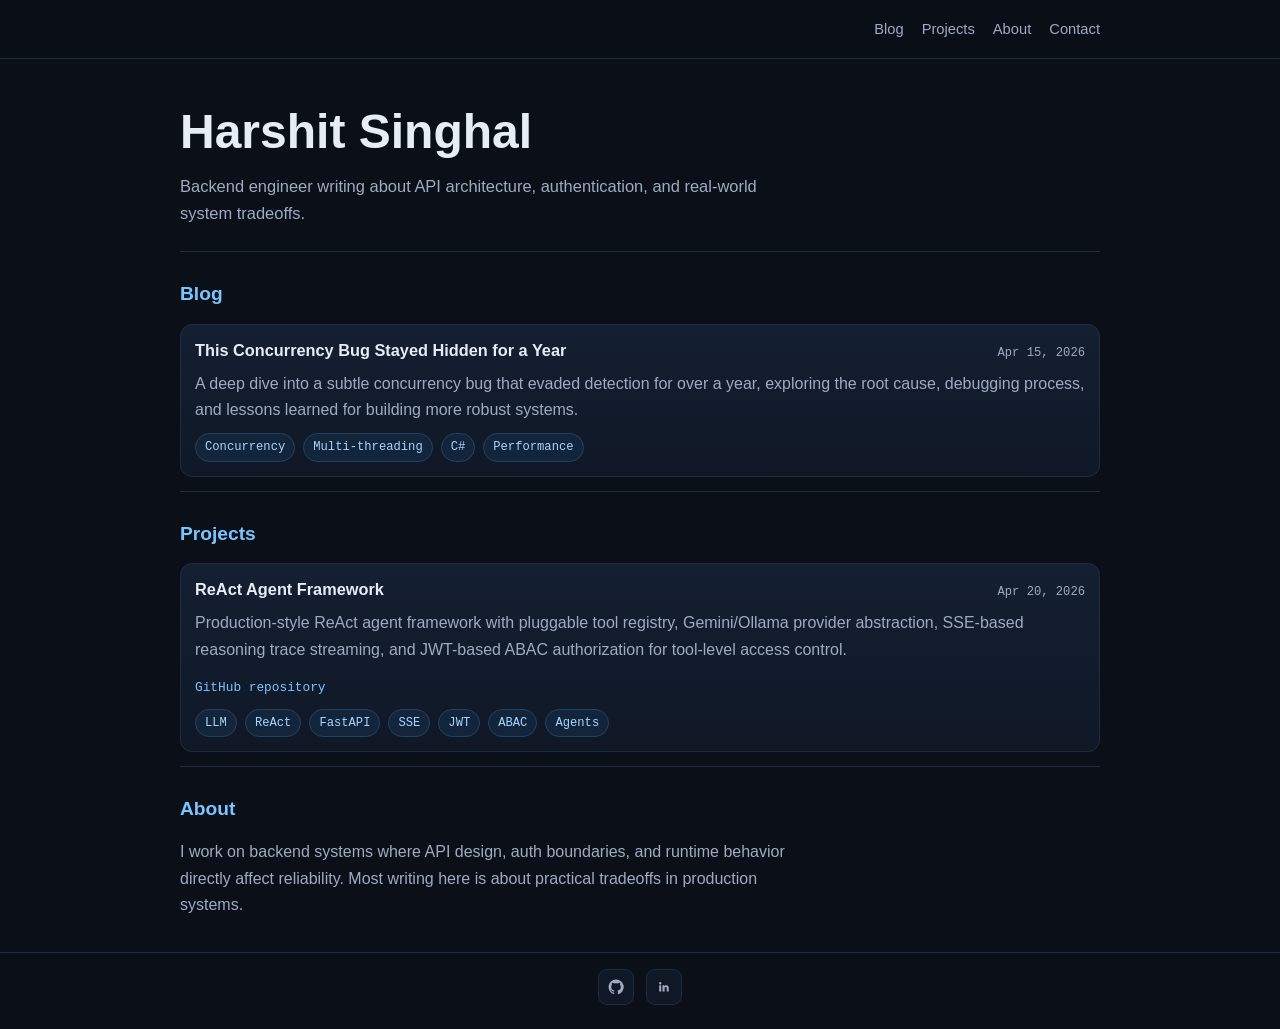
<file: index.html>
﻿<!doctype html>
<html lang="en">

<head>
  <meta charset="utf-8" />
  <meta name="viewport" content="width=device-width, initial-scale=1" />
  <title>Harshit Singhal | Technical Blog</title>
  <meta name="description"
    content="Backend engineer writing about API architecture, authentication, and real-world system tradeoffs." />
  <link rel="stylesheet" href="styles.css" />
</head>

<body>
  <!-- Minimal top navigation -->
  <header class="site-header">
    <div class="wrap nav-row">
      <nav class="site-nav" aria-label="Primary">
        <a href="#blog">Blog</a>
        <a href="#projects">Projects</a>
        <a href="#about">About</a>
        <a href="#contact">Contact</a>
      </nav>
    </div>
  </header>

  <main class="wrap">
    <!-- Top section: name + single positioning line -->
    <section class="top" aria-labelledby="site-title">
      <h1 id="site-title">Harshit Singhal</h1>
      <p class="positioning">
        Backend engineer writing about API architecture, authentication, and
        real-world system tradeoffs.
      </p>
    </section>

    <!-- Blog list: title, summary, date, and tags -->
    <section id="blog" class="section" aria-labelledby="blog-title">
      <h2 id="blog-title">Blog</h2>

      <article class="post-card">
        <header class="post-head">
          <h3>
            <a href="blogs/concurrency-bug.html">
              This Concurrency Bug Stayed Hidden for a Year
            </a>
          </h3>
          <time datetime="2026-03-03">Apr 15, 2026</time>
        </header>
        <p>
          A deep dive into a subtle concurrency bug that evaded detection for
          over a year, exploring the root cause, debugging process, and
          lessons learned for building more robust systems.
        </p>
        <ul class="tags" aria-label="Post tags">
          <li>Concurrency</li>
          <li>Multi-threading</li>
          <li>C#</li>
          <li>Performance</li>
        </ul>
      </article>

      <!-- <article class="post-card">
          <header class="post-head">
            <h3>
              <a href="blogs/sse-vs-websocket.html">
                SSE vs WebSocket for One-Way Push in Kubernetes: Runtime and Operational Tradeoffs
              </a>
            </h3>
            <time datetime="2026-03-03">Mar 3, 2026</time>
          </header>
          <p>
            A production-oriented comparison of one-way push protocols under
            load, with focus on event-loop behavior, queue pressure, and
            failure shape.
          </p>
          <ul class="tags" aria-label="Post tags">
            <li>Backend</li>
            <li>APIs</li>
            <li>Performance</li>
          </ul>
        </article> -->

      <!-- <article class="post-card">
          <header class="post-head">
            <h3>
              <a href="blogs/benchmarking-lessons.html">
                SSE vs WebSocket Under CPU Limits: What Actually Breaks First in Production
              </a>
            </h3>
            <time datetime="2026-03-03">Mar 3, 2026</time>
          </header>
          <p>
            Lessons from constrained-runtime testing, centered on p95/p99
            behavior, memory-driven instability, and early operational warning
            signals.
          </p>
          <ul class="tags" aria-label="Post tags">
            <li>Backend</li>
            <li>Performance</li>
            <li>Reliability</li>
          </ul>
        </article> -->
    </section>

    <section id="projects" class="section" aria-labelledby="projects-title">
      <h2 id="projects-title">Projects</h2>

      <article class="post-card">
        <header class="post-head">
          <h3>
            <a href="projects/react-agent.html">
              ReAct Agent Framework
            </a>
          </h3>
          <time datetime="2026-04-20">Apr 20, 2026</time>
        </header>

        <p>
          Production-style ReAct agent framework with pluggable tool registry,
          Gemini/Ollama provider abstraction, SSE-based reasoning trace streaming,
          and JWT-based ABAC authorization for tool-level access control.
        </p>
        <p class="project-links">
          <a href="https://github.com/harshitsinghal13/react-agent-framework" target="_blank"
            rel="noopener noreferrer">GitHub repository</a>
        </p>

        <ul class="tags" aria-label="Project tags">
          <li>LLM</li>
          <li>ReAct</li>
          <li>FastAPI</li>
          <li>SSE</li>
          <li>JWT</li>
          <li>ABAC</li>
          <li>Agents</li>
        </ul>
      </article>

    </section>

    <!-- About section kept intentionally short (2-3 lines) -->
    <section id="about" class="section" aria-labelledby="about-title">
      <h2 id="about-title">About</h2>
      <p>
        I work on backend systems where API design, auth boundaries, and
        runtime behavior directly affect reliability. Most writing here is
        about practical tradeoffs in production systems.
      </p>
    </section>
  </main>

  <!-- Minimal contact links with lightweight inline SVG icons -->
  <footer id="contact" class="site-footer">
    <div class="wrap footer-row">
      <a class="contact-link" href="https://github.com/harshitsinghal13" aria-label="GitHub">
        <svg viewBox="0 0 24 24" role="img" aria-hidden="true">
          <path
            d="M12 2a10 10 0 0 0-3.16 19.49c.5.09.68-.22.68-.48v-1.7c-2.78.61-3.37-1.19-3.37-1.19-.45-1.16-1.11-1.47-1.11-1.47-.9-.62.07-.61.07-.61 1 .07 1.53 1.03 1.53 1.03.9 1.53 2.34 1.09 2.91.83.09-.65.35-1.09.64-1.34-2.22-.25-4.55-1.11-4.55-4.93 0-1.09.4-1.98 1.03-2.68-.1-.25-.45-1.27.1-2.65 0 0 .84-.27 2.75 1.02a9.4 9.4 0 0 1 5 0c1.9-1.29 2.74-1.02 2.74-1.02.55 1.38.2 2.4.1 2.65.64.7 1.03 1.59 1.03 2.68 0 3.83-2.33 4.67-4.56 4.92.36.31.68.91.68 1.84v2.72c0 .27.18.58.69.48A10 10 0 0 0 12 2Z" />
        </svg>
      </a>
      <a class="contact-link" href="https://www.linkedin.com/in/harshit-singhal-a84b57150" aria-label="LinkedIn">
        <svg viewBox="0 0 24 24" role="img" aria-hidden="true">
          <path
            d="M6.94 8.5a1.56 1.56 0 1 1 0-3.12 1.56 1.56 0 0 1 0 3.12ZM5.6 9.8h2.68V18H5.6V9.8Zm4.37 0h2.57v1.12h.04c.36-.68 1.23-1.39 2.53-1.39 2.7 0 3.2 1.77 3.2 4.08V18h-2.68v-3.9c0-.93-.02-2.13-1.3-2.13-1.3 0-1.5 1.02-1.5 2.06V18H9.97V9.8Z" />
        </svg>
      </a>
      <!-- <a class="contact-link" href="mailto:your.email@example.com" aria-label="Email">
          <svg viewBox="0 0 24 24" role="img" aria-hidden="true">
            <path d="M3 5h18a1 1 0 0 1 1 1v12a1 1 0 0 1-1 1H3a1 1 0 0 1-1-1V6a1 1 0 0 1 1-1Zm0 2v.5l9 5.5 9-5.5V7l-9 5.5L3 7Z" />
          </svg>
        </a> -->
    </div>
  </footer>
</body>

</html>
</file>
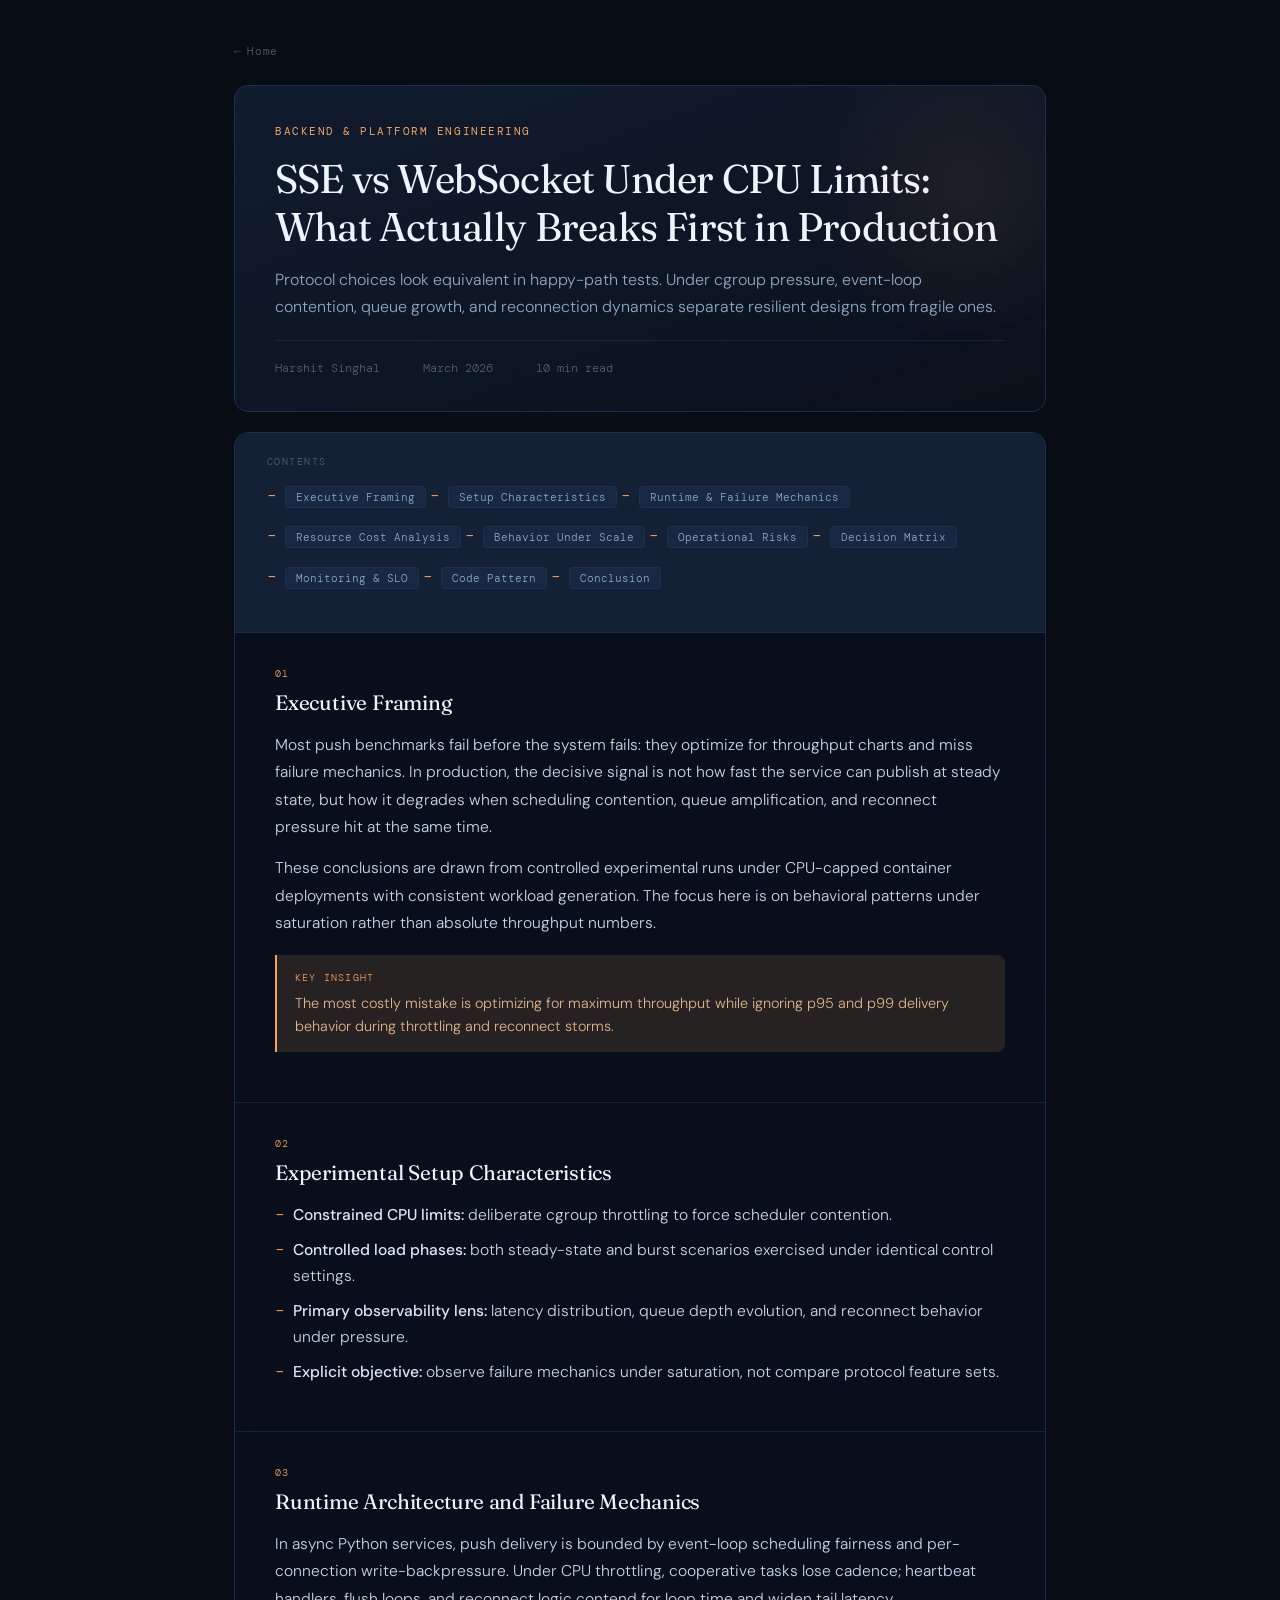
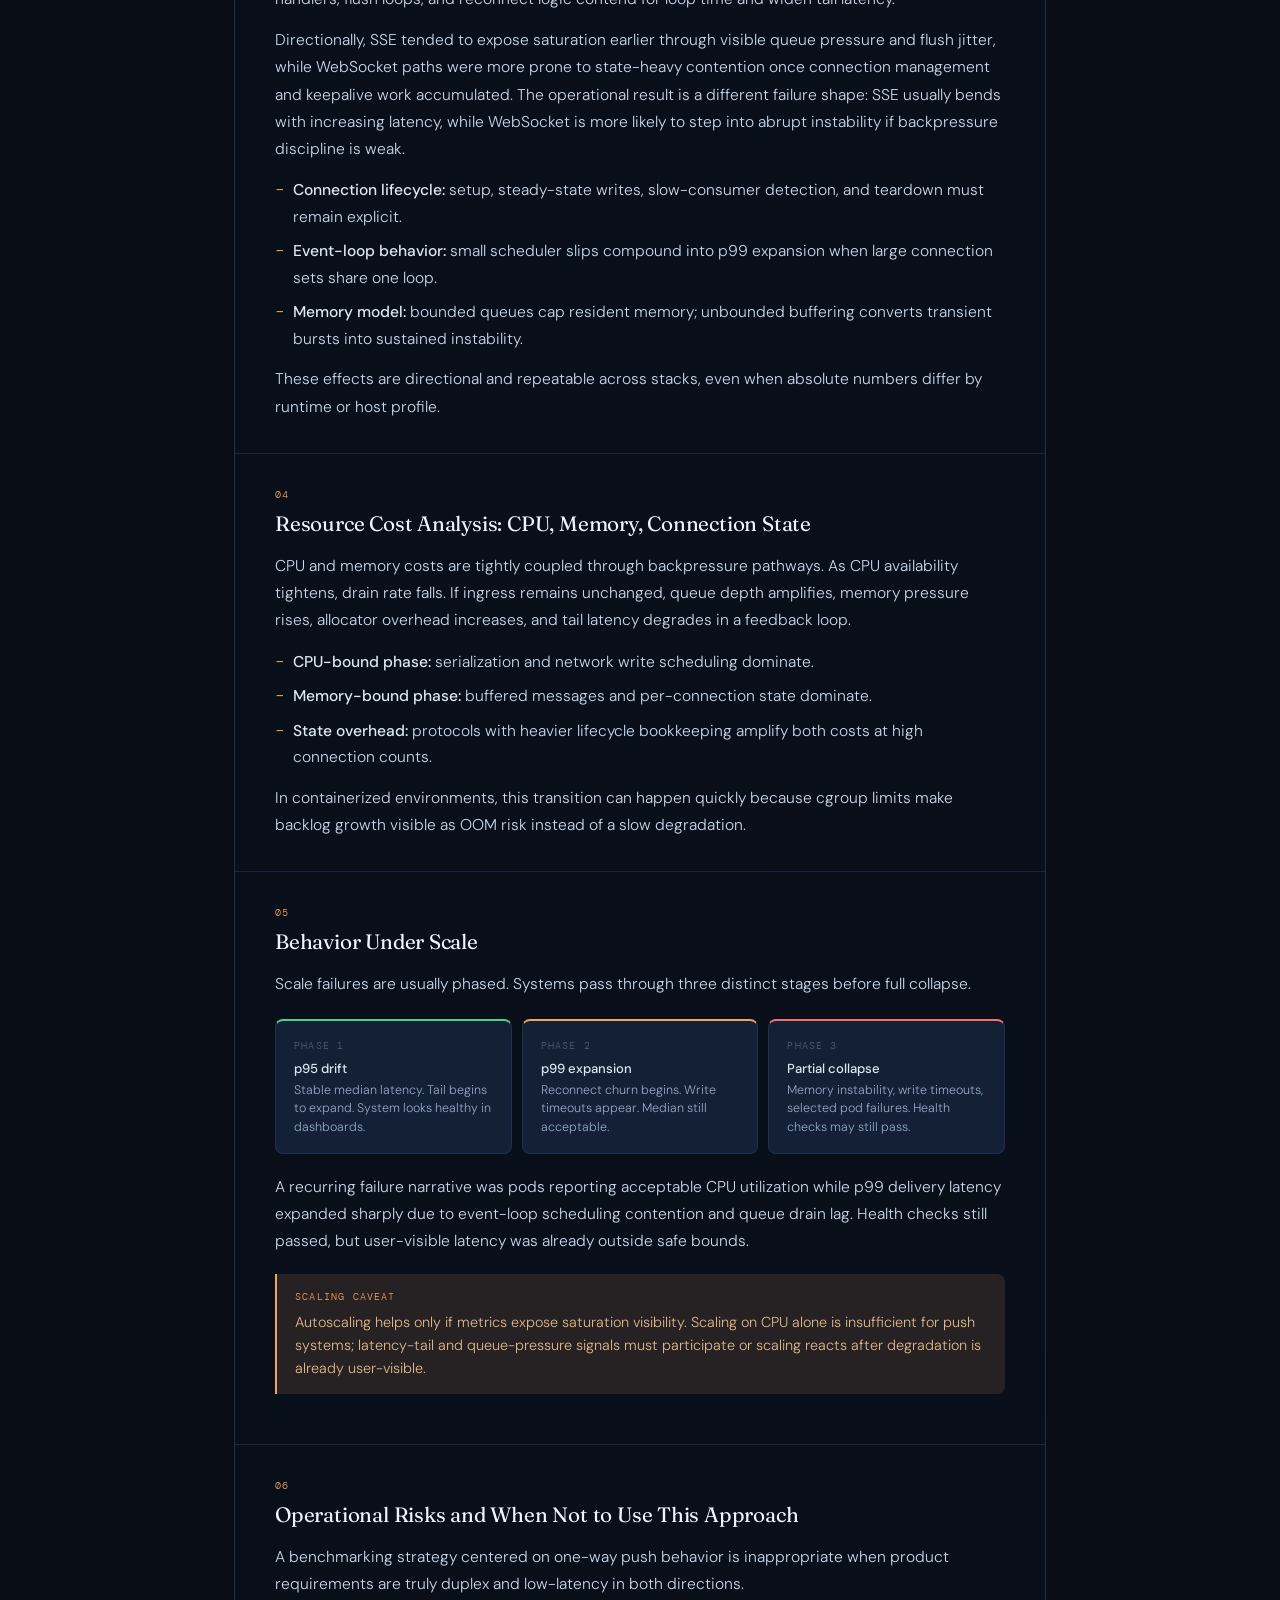
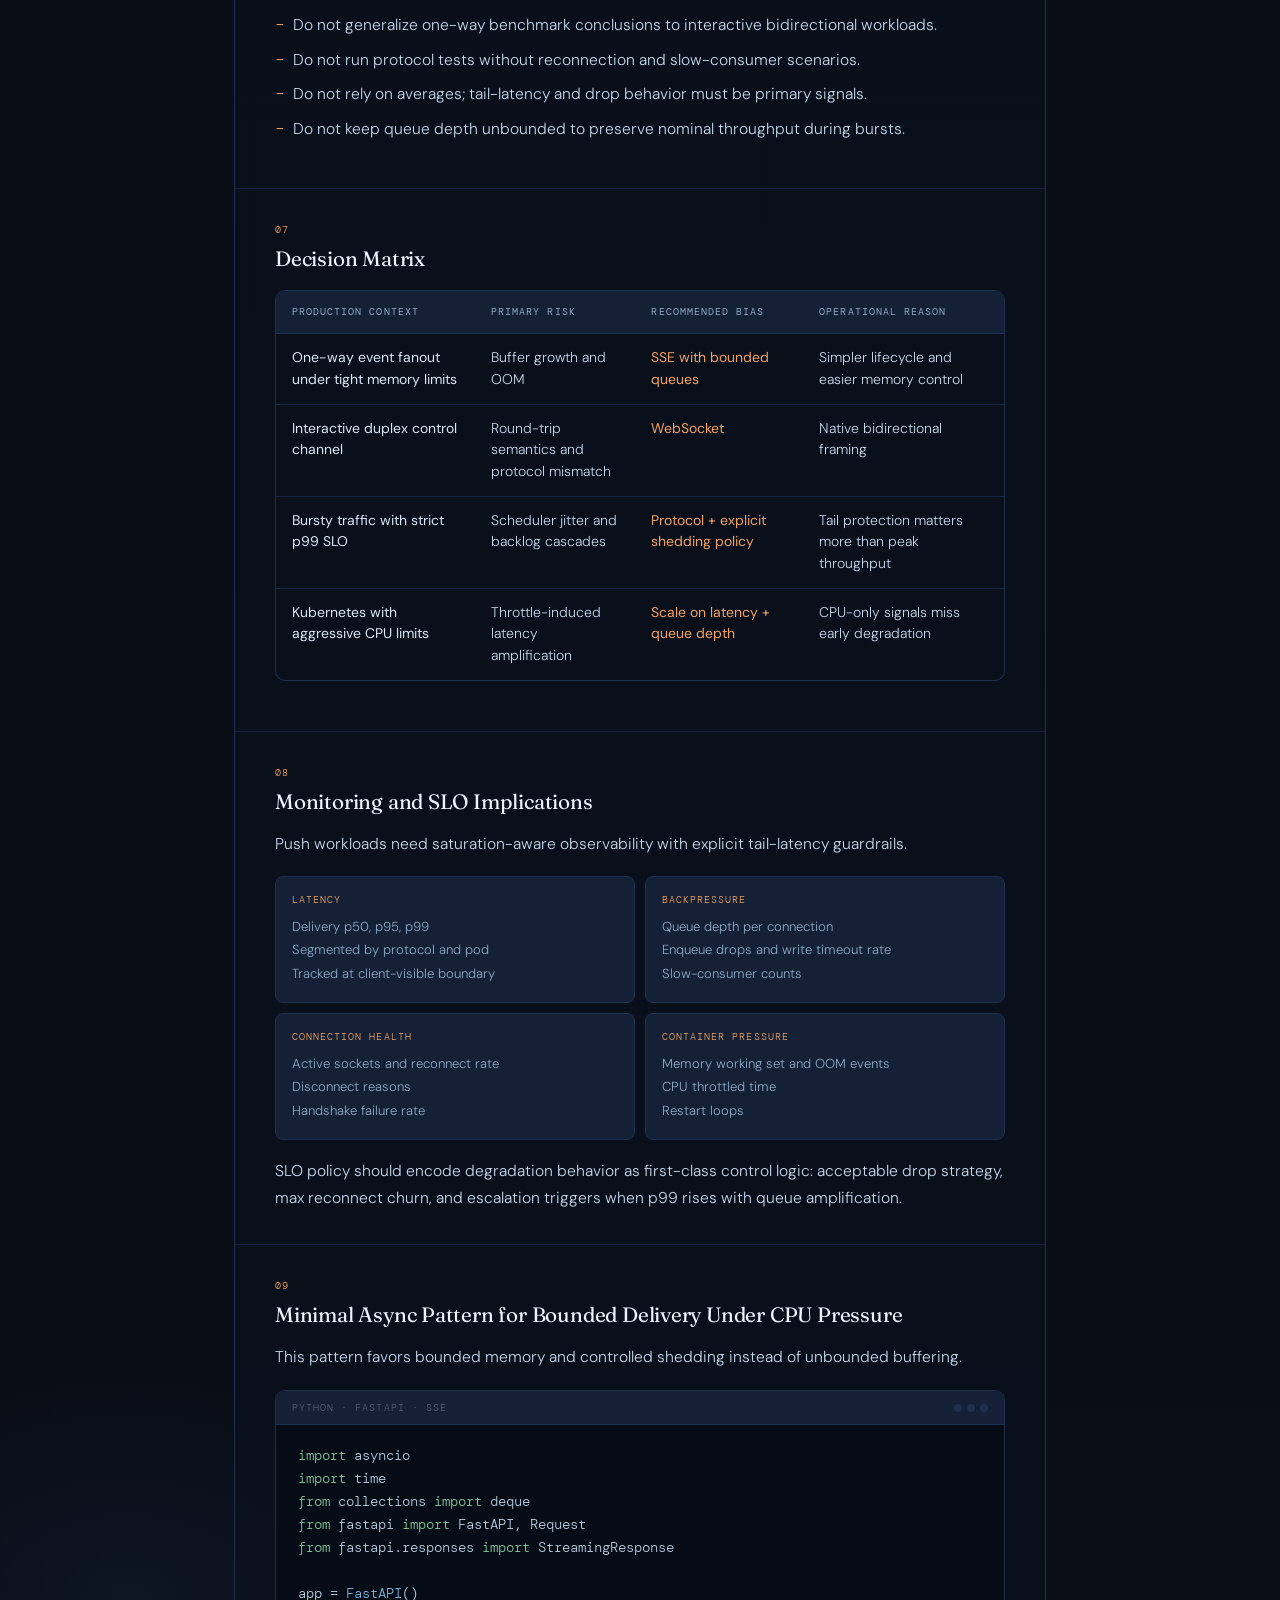
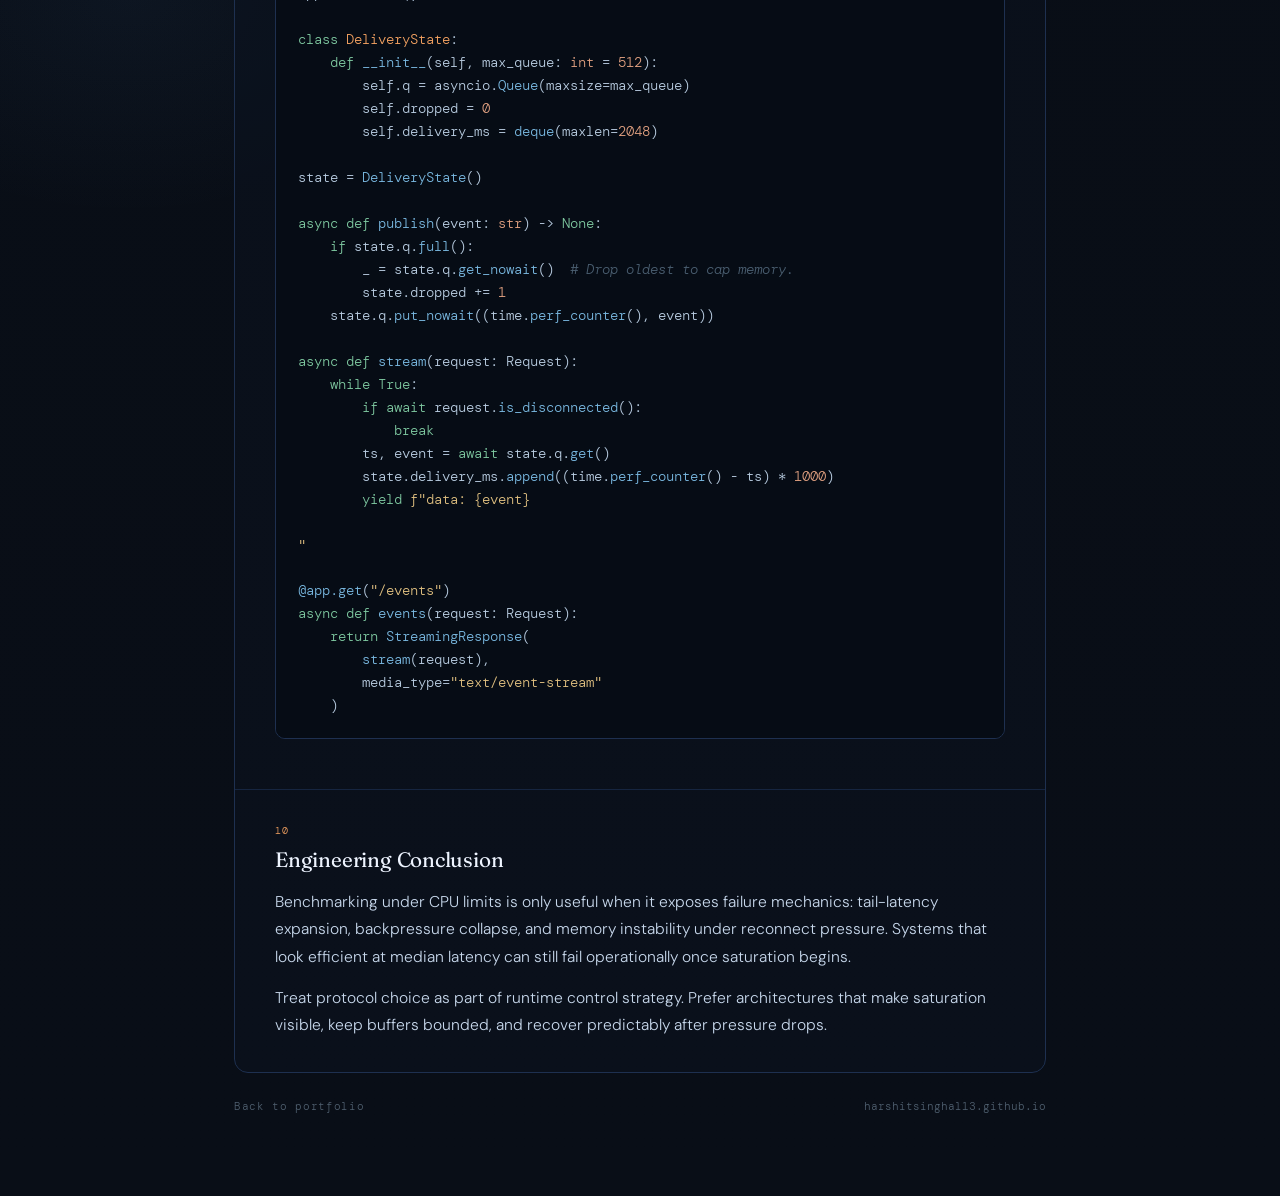
<file: blogs/benchmarking-lessons.html>
﻿<!doctype html>
<html lang="en">
<head>
  <meta charset="utf-8"/>
  <meta name="viewport" content="width=device-width,initial-scale=1"/>
  <title>SSE vs WebSocket Under CPU Limits: What Actually Breaks First in Production</title>
  <meta name="description" content="A production-focused analysis of what fails first under CPU limits in SSE and WebSocket systems, with emphasis on tail latency, backpressure, and saturation behavior."/>
  <meta name="author" content="Harshit Singhal"/>
  <meta name="robots" content="index,follow"/>
  <meta property="og:type" content="article"/>
  <meta property="og:title" content="SSE vs WebSocket Under CPU Limits: What Actually Breaks First in Production"/>
  <meta property="og:description" content="A production-focused analysis of what fails first under CPU limits in SSE and WebSocket systems."/>
  <meta property="og:url" content="https://harshitsinghal13.github.io/blogs/benchmarking-lessons.html"/>
  <link rel="canonical" href="https://harshitsinghal13.github.io/blogs/benchmarking-lessons.html"/>
  <link rel="preconnect" href="https://fonts.googleapis.com"/>
  <link href="https://fonts.googleapis.com/css2?family=Fraunces:ital,opsz,wght@0,9..144,300;0,9..144,400;1,9..144,300&family=DM+Mono:wght@300;400;500&family=DM+Sans:ital,wght@0,300;0,400;0,500;1,300&display=swap" rel="stylesheet"/>
  <style>
:root{
  --bg:#080d14;--bg-mid:#0c1320;--panel:#0f1a2c;--panel-2:#132035;
  --glass:rgba(15,26,44,0.72);--line:#1e3050;--line-dim:#162540;
  --text:#dce7f5;--text-dim:#8faac4;--text-faint:#506070;
  --amber:#f4a261;--amber-dim:rgba(244,162,97,0.12);
  --green:#4ecf8a;--red:#f07070;--blue:#60a8f0;--code-bg:#060c15;
  --serif:'Fraunces',Georgia,serif;--mono:'DM Mono','SF Mono',monospace;
  --sans:'DM Sans',system-ui,sans-serif;
}
*,*::before,*::after{box-sizing:border-box;margin:0;padding:0}
html{font-size:16px;scroll-behavior:smooth}
body{font-family:var(--sans);font-weight:300;
  background-color:var(--bg);
  background-image:
    radial-gradient(ellipse 900px 500px at 80% -10%,rgba(244,162,97,.10) 0%,transparent 60%),
    radial-gradient(ellipse 600px 400px at 10% 80%,rgba(96,168,240,.05) 0%,transparent 55%),
    linear-gradient(180deg,#080d14 0%,#090e17 100%);
  color:var(--text);line-height:1.72;-webkit-font-smoothing:antialiased;min-height:100vh}
#progress{position:fixed;top:0;left:0;height:2px;width:0%;
  background:linear-gradient(90deg,var(--amber),rgba(244,162,97,.4));z-index:100;transition:width .1s linear}
.container{max-width:860px;margin:0 auto;padding:36px 24px 80px}
.hero{background:linear-gradient(160deg,rgba(19,32,53,.80) 0%,rgba(12,19,32,.60) 100%);
  border:1px solid var(--line);border-radius:14px;padding:36px 40px 32px;position:relative;overflow:hidden}
.hero::before{content:'';position:absolute;top:-60px;right:-80px;width:320px;height:320px;
  background:radial-gradient(circle,rgba(244,162,97,.07) 0%,transparent 70%);pointer-events:none}
.eyebrow{font-family:var(--mono);font-size:.68rem;font-weight:400;letter-spacing:.14em;
  text-transform:uppercase;color:var(--amber);margin-bottom:14px}
h1{font-family:var(--serif);font-size:clamp(1.75rem,3.8vw,2.5rem);font-weight:400;
  line-height:1.2;letter-spacing:-.02em;color:#eef4ff;margin-bottom:16px}
.subtitle{font-size:1rem;color:var(--text-dim);max-width:68ch;line-height:1.65;margin-bottom:20px}
.meta{display:flex;align-items:center;gap:18px;font-family:var(--mono);font-size:.72rem;
  color:var(--text-faint);padding-top:18px;border-top:1px solid var(--line-dim)}
.meta-dot{color:var(--line)}
.nav-back{display:inline-flex;align-items:center;gap:6px;font-family:var(--mono);font-size:.7rem;
  color:var(--text-faint);text-decoration:none;letter-spacing:.06em;margin-bottom:24px;transition:color .2s}
.nav-back:hover{color:var(--amber)}
.nav-back::before{content:'← '}
article{margin-top:20px;background:rgba(12,19,32,.55);border:1px solid var(--line);border-radius:14px;overflow:hidden}
.toc{background:var(--panel-2);border-bottom:1px solid var(--line);padding:20px 32px}
.toc-label{font-family:var(--mono);font-size:.65rem;letter-spacing:.14em;text-transform:uppercase;
  color:var(--text-faint);margin-bottom:12px}
.toc-list{list-style:none;display:flex;flex-wrap:wrap;gap:6px 4px}
.toc-list li a{font-family:var(--mono);font-size:.7rem;color:var(--text-dim);text-decoration:none;
  background:rgba(30,48,80,.5);border:1px solid var(--line);padding:3px 10px;border-radius:4px;
  transition:color .2s,border-color .2s;white-space:nowrap}
.toc-list li a:hover{color:var(--amber);border-color:var(--amber)}
.section{padding:32px 40px;border-bottom:1px solid var(--line-dim)}
.section:last-child{border-bottom:none}
h2{font-family:var(--serif);font-size:1.3rem;font-weight:400;color:#eef4ff;
  line-height:1.3;margin-bottom:16px;letter-spacing:-.01em}
.section-num{font-family:var(--mono);font-size:.65rem;color:var(--amber);
  letter-spacing:.1em;margin-bottom:6px;display:block}
p{font-size:.975rem;color:#c8d8ec;margin-bottom:14px;line-height:1.75}
p:last-child{margin-bottom:0}
strong{color:var(--text);font-weight:500}
ul,ol{padding-left:0;margin-bottom:14px;list-style:none}
li{font-size:.975rem;color:#c8d8ec;line-height:1.7;margin-bottom:8px;
  padding-left:18px;position:relative}
li::before{content:'–';position:absolute;left:0;color:var(--amber);font-family:var(--mono)}
.note{border-left:2px solid var(--amber);padding:14px 18px;
  background:var(--amber-dim);border-radius:0 8px 8px 0;margin:18px 0}
.note p{font-size:.9rem;color:rgba(244,200,150,.9);margin:0;line-height:1.6}
.note-label{font-family:var(--mono);font-size:.62rem;letter-spacing:.12em;
  text-transform:uppercase;color:var(--amber);margin-bottom:6px}
.phase-row{display:grid;grid-template-columns:repeat(3,1fr);gap:10px;margin:20px 0}
.phase-card{background:var(--panel-2);border:1px solid var(--line);border-radius:8px;padding:16px 18px}
.phase-card-num{font-family:var(--mono);font-size:.62rem;letter-spacing:.12em;
  text-transform:uppercase;color:var(--text-faint);margin-bottom:6px}
.phase-card-title{font-size:.82rem;font-weight:500;color:var(--text);margin-bottom:4px;line-height:1.3}
.phase-card-desc{font-size:.78rem;color:var(--text-dim);line-height:1.5}
.phase-card.p1{border-top:2px solid var(--green)}
.phase-card.p2{border-top:2px solid var(--amber)}
.phase-card.p3{border-top:2px solid var(--red)}
.table-wrap{overflow-x:auto;margin:18px 0;border-radius:10px;border:1px solid var(--line)}
table{width:100%;border-collapse:collapse;font-size:.875rem}
thead tr{background:var(--panel-2);border-bottom:1px solid var(--line)}
th{padding:12px 16px;text-align:left;font-family:var(--mono);font-size:.65rem;
  letter-spacing:.1em;text-transform:uppercase;font-weight:400;color:var(--text-dim);white-space:nowrap}
td{padding:13px 16px;border-bottom:1px solid var(--line-dim);vertical-align:top;
  color:#c8d8ec;line-height:1.55}
tr:last-child td{border-bottom:none}
tbody tr{transition:background .15s}
tbody tr:hover{background:rgba(30,48,80,.3)}
td:first-child{color:var(--text);font-weight:400}
td strong{color:var(--amber);font-weight:400}
.monitor-grid{display:grid;grid-template-columns:1fr 1fr;gap:10px;margin:18px 0}
.monitor-card{background:var(--panel-2);border:1px solid var(--line);border-radius:8px;padding:14px 16px}
.monitor-label{font-family:var(--mono);font-size:.65rem;letter-spacing:.1em;
  text-transform:uppercase;color:var(--amber);margin-bottom:8px}
.monitor-items{list-style:none;padding:0;margin:0}
.monitor-items li{font-size:.82rem;color:var(--text-dim);padding-left:0;
  margin-bottom:4px;line-height:1.5}
.monitor-items li::before{display:none}
.code-wrap{margin:18px 0;border-radius:10px;overflow:hidden;border:1px solid var(--line)}
.code-header{background:var(--panel-2);border-bottom:1px solid var(--line);padding:8px 16px;
  display:flex;align-items:center;justify-content:space-between}
.code-lang{font-family:var(--mono);font-size:.65rem;letter-spacing:.1em;
  text-transform:uppercase;color:var(--text-faint)}
.code-dots{display:flex;gap:5px}
.code-dots span{width:8px;height:8px;border-radius:50%;background:var(--line)}
pre{margin:0;padding:20px 22px;overflow-x:auto;background:var(--code-bg)}
code,pre{font-family:var(--mono);font-size:.845rem;line-height:1.7}
pre code{color:#b8cce0}
.ck{color:#7ec8a0}.cf{color:#79b8e0}.cs{color:#e0c080}
.cc{color:#4a5e70;font-style:italic}.cn{color:#e0a080}.cca{color:var(--amber)}
.page-footer{margin-top:24px;display:flex;align-items:center;justify-content:space-between;
  flex-wrap:wrap;gap:10px}
.page-footer a{font-family:var(--mono);font-size:.7rem;color:var(--text-faint);
  text-decoration:none;letter-spacing:.06em;transition:color .2s}
.page-footer a:hover{color:var(--amber)}
.page-footer-right{font-family:var(--mono);font-size:.68rem;color:var(--text-faint)}
@keyframes fadeUp{from{opacity:0;transform:translateY(16px)}to{opacity:1;transform:translateY(0)}}
.hero{animation:fadeUp .5s ease both}
article{animation:fadeUp .5s .1s ease both}
@media(max-width:660px){
  .hero,.section{padding-left:20px;padding-right:20px}
  .toc{padding-left:20px;padding-right:20px}
  .phase-row,.monitor-grid{grid-template-columns:1fr}
  th,td{padding:10px 12px}
}
</style>
</head>
<body>
<div id="progress"></div>
<main class="container">
  <a class="nav-back" href="../index.html">Home</a>
  <header class="hero">
    <p class="eyebrow">Backend &amp; Platform Engineering</p>
    <h1>SSE vs WebSocket Under CPU Limits:<br>What Actually Breaks First in Production</h1>
    <p class="subtitle">Protocol choices look equivalent in happy-path tests. Under cgroup pressure, event-loop contention, queue growth, and reconnection dynamics separate resilient designs from fragile ones.</p>
    <div class="meta">
      <span>Harshit Singhal</span><span class="meta-dot">&middot;</span>
      <span>March 2026</span><span class="meta-dot">&middot;</span>
      <span>10 min read</span>
    </div>
  </header>
  <article>
    <div class="toc">
      <div class="toc-label">Contents</div>
      <ol class="toc-list">
        <li><a href="#s1">Executive Framing</a></li>
        <li><a href="#s2">Setup Characteristics</a></li>
        <li><a href="#s3">Runtime &amp; Failure Mechanics</a></li>
        <li><a href="#s4">Resource Cost Analysis</a></li>
        <li><a href="#s5">Behavior Under Scale</a></li>
        <li><a href="#s6">Operational Risks</a></li>
        <li><a href="#s7">Decision Matrix</a></li>
        <li><a href="#s8">Monitoring &amp; SLO</a></li>
        <li><a href="#s9">Code Pattern</a></li>
        <li><a href="#s10">Conclusion</a></li>
      </ol>
    </div>

    <div class="section" id="s1">
      <span class="section-num">01</span>
      <h2>Executive Framing</h2>
      <p>Most push benchmarks fail before the system fails: they optimize for throughput charts and miss failure mechanics. In production, the decisive signal is not how fast the service can publish at steady state, but how it degrades when scheduling contention, queue amplification, and reconnect pressure hit at the same time.</p>
      <p>These conclusions are drawn from controlled experimental runs under CPU-capped container deployments with consistent workload generation. The focus here is on behavioral patterns under saturation rather than absolute throughput numbers.</p>
      <div class="note">
        <div class="note-label">Key insight</div>
        <p>The most costly mistake is optimizing for maximum throughput while ignoring p95 and p99 delivery behavior during throttling and reconnect storms.</p>
      </div>
    </div>

    <div class="section" id="s2">
      <span class="section-num">02</span>
      <h2>Experimental Setup Characteristics</h2>
      <ul>
        <li><strong>Constrained CPU limits:</strong> deliberate cgroup throttling to force scheduler contention.</li>
        <li><strong>Controlled load phases:</strong> both steady-state and burst scenarios exercised under identical control settings.</li>
        <li><strong>Primary observability lens:</strong> latency distribution, queue depth evolution, and reconnect behavior under pressure.</li>
        <li><strong>Explicit objective:</strong> observe failure mechanics under saturation, not compare protocol feature sets.</li>
      </ul>
    </div>

    <div class="section" id="s3">
      <span class="section-num">03</span>
      <h2>Runtime Architecture and Failure Mechanics</h2>
      <p>In async Python services, push delivery is bounded by event-loop scheduling fairness and per-connection write-backpressure. Under CPU throttling, cooperative tasks lose cadence; heartbeat handlers, flush loops, and reconnect logic contend for loop time and widen tail latency.</p>
      <p>Directionally, SSE tended to expose saturation earlier through visible queue pressure and flush jitter, while WebSocket paths were more prone to state-heavy contention once connection management and keepalive work accumulated. The operational result is a different failure shape: SSE usually bends with increasing latency, while WebSocket is more likely to step into abrupt instability if backpressure discipline is weak.</p>
      <ul>
        <li><strong>Connection lifecycle:</strong> setup, steady-state writes, slow-consumer detection, and teardown must remain explicit.</li>
        <li><strong>Event-loop behavior:</strong> small scheduler slips compound into p99 expansion when large connection sets share one loop.</li>
        <li><strong>Memory model:</strong> bounded queues cap resident memory; unbounded buffering converts transient bursts into sustained instability.</li>
      </ul>
      <p>These effects are directional and repeatable across stacks, even when absolute numbers differ by runtime or host profile.</p>
    </div>

    <div class="section" id="s4">
      <span class="section-num">04</span>
      <h2>Resource Cost Analysis: CPU, Memory, Connection State</h2>
      <p>CPU and memory costs are tightly coupled through backpressure pathways. As CPU availability tightens, drain rate falls. If ingress remains unchanged, queue depth amplifies, memory pressure rises, allocator overhead increases, and tail latency degrades in a feedback loop.</p>
      <ul>
        <li><strong>CPU-bound phase:</strong> serialization and network write scheduling dominate.</li>
        <li><strong>Memory-bound phase:</strong> buffered messages and per-connection state dominate.</li>
        <li><strong>State overhead:</strong> protocols with heavier lifecycle bookkeeping amplify both costs at high connection counts.</li>
      </ul>
      <p>In containerized environments, this transition can happen quickly because cgroup limits make backlog growth visible as OOM risk instead of a slow degradation.</p>
    </div>

    <div class="section" id="s5">
      <span class="section-num">05</span>
      <h2>Behavior Under Scale</h2>
      <p>Scale failures are usually phased. Systems pass through three distinct stages before full collapse.</p>
      <div class="phase-row">
        <div class="phase-card p1">
          <div class="phase-card-num">Phase 1</div>
          <div class="phase-card-title">p95 drift</div>
          <div class="phase-card-desc">Stable median latency. Tail begins to expand. System looks healthy in dashboards.</div>
        </div>
        <div class="phase-card p2">
          <div class="phase-card-num">Phase 2</div>
          <div class="phase-card-title">p99 expansion</div>
          <div class="phase-card-desc">Reconnect churn begins. Write timeouts appear. Median still acceptable.</div>
        </div>
        <div class="phase-card p3">
          <div class="phase-card-num">Phase 3</div>
          <div class="phase-card-title">Partial collapse</div>
          <div class="phase-card-desc">Memory instability, write timeouts, selected pod failures. Health checks may still pass.</div>
        </div>
      </div>
      <p>A recurring failure narrative was pods reporting acceptable CPU utilization while p99 delivery latency expanded sharply due to event-loop scheduling contention and queue drain lag. Health checks still passed, but user-visible latency was already outside safe bounds.</p>
      <div class="note">
        <div class="note-label">Scaling caveat</div>
        <p>Autoscaling helps only if metrics expose saturation visibility. Scaling on CPU alone is insufficient for push systems; latency-tail and queue-pressure signals must participate or scaling reacts after degradation is already user-visible.</p>
      </div>
    </div>

    <div class="section" id="s6">
      <span class="section-num">06</span>
      <h2>Operational Risks and When Not to Use This Approach</h2>
      <p>A benchmarking strategy centered on one-way push behavior is inappropriate when product requirements are truly duplex and low-latency in both directions.</p>
      <ul>
        <li>Do not generalize one-way benchmark conclusions to interactive bidirectional workloads.</li>
        <li>Do not run protocol tests without reconnection and slow-consumer scenarios.</li>
        <li>Do not rely on averages; tail-latency and drop behavior must be primary signals.</li>
        <li>Do not keep queue depth unbounded to preserve nominal throughput during bursts.</li>
      </ul>
    </div>

    <div class="section" id="s7">
      <span class="section-num">07</span>
      <h2>Decision Matrix</h2>
      <div class="table-wrap">
        <table>
          <thead><tr><th>Production Context</th><th>Primary Risk</th><th>Recommended Bias</th><th>Operational Reason</th></tr></thead>
          <tbody>
            <tr><td>One-way event fanout under tight memory limits</td><td>Buffer growth and OOM</td><td><strong>SSE with bounded queues</strong></td><td>Simpler lifecycle and easier memory control</td></tr>
            <tr><td>Interactive duplex control channel</td><td>Round-trip semantics and protocol mismatch</td><td><strong>WebSocket</strong></td><td>Native bidirectional framing</td></tr>
            <tr><td>Bursty traffic with strict p99 SLO</td><td>Scheduler jitter and backlog cascades</td><td><strong>Protocol + explicit shedding policy</strong></td><td>Tail protection matters more than peak throughput</td></tr>
            <tr><td>Kubernetes with aggressive CPU limits</td><td>Throttle-induced latency amplification</td><td><strong>Scale on latency + queue depth</strong></td><td>CPU-only signals miss early degradation</td></tr>
          </tbody>
        </table>
      </div>
    </div>

    <div class="section" id="s8">
      <span class="section-num">08</span>
      <h2>Monitoring and SLO Implications</h2>
      <p>Push workloads need saturation-aware observability with explicit tail-latency guardrails.</p>
      <div class="monitor-grid">
        <div class="monitor-card"><div class="monitor-label">Latency</div><ul class="monitor-items"><li>Delivery p50, p95, p99</li><li>Segmented by protocol and pod</li><li>Tracked at client-visible boundary</li></ul></div>
        <div class="monitor-card"><div class="monitor-label">Backpressure</div><ul class="monitor-items"><li>Queue depth per connection</li><li>Enqueue drops and write timeout rate</li><li>Slow-consumer counts</li></ul></div>
        <div class="monitor-card"><div class="monitor-label">Connection Health</div><ul class="monitor-items"><li>Active sockets and reconnect rate</li><li>Disconnect reasons</li><li>Handshake failure rate</li></ul></div>
        <div class="monitor-card"><div class="monitor-label">Container Pressure</div><ul class="monitor-items"><li>Memory working set and OOM events</li><li>CPU throttled time</li><li>Restart loops</li></ul></div>
      </div>
      <p>SLO policy should encode degradation behavior as first-class control logic: acceptable drop strategy, max reconnect churn, and escalation triggers when p99 rises with queue amplification.</p>
    </div>

    <div class="section" id="s9">
      <span class="section-num">09</span>
      <h2>Minimal Async Pattern for Bounded Delivery Under CPU Pressure</h2>
      <p>This pattern favors bounded memory and controlled shedding instead of unbounded buffering.</p>
      <div class="code-wrap">
        <div class="code-header">
          <span class="code-lang">Python &middot; FastAPI &middot; SSE</span>
          <div class="code-dots"><span></span><span></span><span></span></div>
        </div>
<pre><code><span class="ck">import</span> asyncio
<span class="ck">import</span> time
<span class="ck">from</span> collections <span class="ck">import</span> deque
<span class="ck">from</span> fastapi <span class="ck">import</span> FastAPI, Request
<span class="ck">from</span> fastapi.responses <span class="ck">import</span> StreamingResponse

app = <span class="cf">FastAPI</span>()

<span class="ck">class</span> <span class="cca">DeliveryState</span>:
    <span class="ck">def</span> <span class="cf">__init__</span>(self, max_queue: <span class="cn">int</span> = <span class="cn">512</span>):
        self.q = asyncio.<span class="cf">Queue</span>(maxsize=max_queue)
        self.dropped = <span class="cn">0</span>
        self.delivery_ms = <span class="cf">deque</span>(maxlen=<span class="cn">2048</span>)

state = <span class="cf">DeliveryState</span>()

<span class="ck">async def</span> <span class="cf">publish</span>(event: <span class="cn">str</span>) -&gt; <span class="ck">None</span>:
    <span class="ck">if</span> state.q.<span class="cf">full</span>():
        _ = state.q.<span class="cf">get_nowait</span>()  <span class="cc"># Drop oldest to cap memory.</span>
        state.dropped += <span class="cn">1</span>
    state.q.<span class="cf">put_nowait</span>((time.<span class="cf">perf_counter</span>(), event))

<span class="ck">async def</span> <span class="cf">stream</span>(request: Request):
    <span class="ck">while True</span>:
        <span class="ck">if await</span> request.<span class="cf">is_disconnected</span>():
            <span class="ck">break</span>
        ts, event = <span class="ck">await</span> state.q.<span class="cf">get</span>()
        state.delivery_ms.<span class="cf">append</span>((time.<span class="cf">perf_counter</span>() - ts) * <span class="cn">1000</span>)
        <span class="ck">yield</span> <span class="cs">f"data: {event}

"</span>

<span class="cf">@app.get</span>(<span class="cs">"/events"</span>)
<span class="ck">async def</span> <span class="cf">events</span>(request: Request):
    <span class="ck">return</span> <span class="cf">StreamingResponse</span>(
        <span class="cf">stream</span>(request),
        media_type=<span class="cs">"text/event-stream"</span>
    )</code></pre>
      </div>
    </div>

    <div class="section" id="s10">
      <span class="section-num">10</span>
      <h2>Engineering Conclusion</h2>
      <p>Benchmarking under CPU limits is only useful when it exposes failure mechanics: tail-latency expansion, backpressure collapse, and memory instability under reconnect pressure. Systems that look efficient at median latency can still fail operationally once saturation begins.</p>
      <p>Treat protocol choice as part of runtime control strategy. Prefer architectures that make saturation visible, keep buffers bounded, and recover predictably after pressure drops.</p>
    </div>

  </article>
  <div class="page-footer">
    <a href="../index.html">Back to portfolio</a>
    <span class="page-footer-right">harshitsinghal13.github.io</span>
  </div>
</main>
<script>
const bar=document.getElementById('progress');
window.addEventListener('scroll',()=>{
  const d=document.documentElement;
  const t=d.scrollHeight-d.clientHeight;
  bar.style.width=t>0?(d.scrollTop/t*100)+'%':'0%';
},{passive:true});
</script>
</body>
</html>
</file>
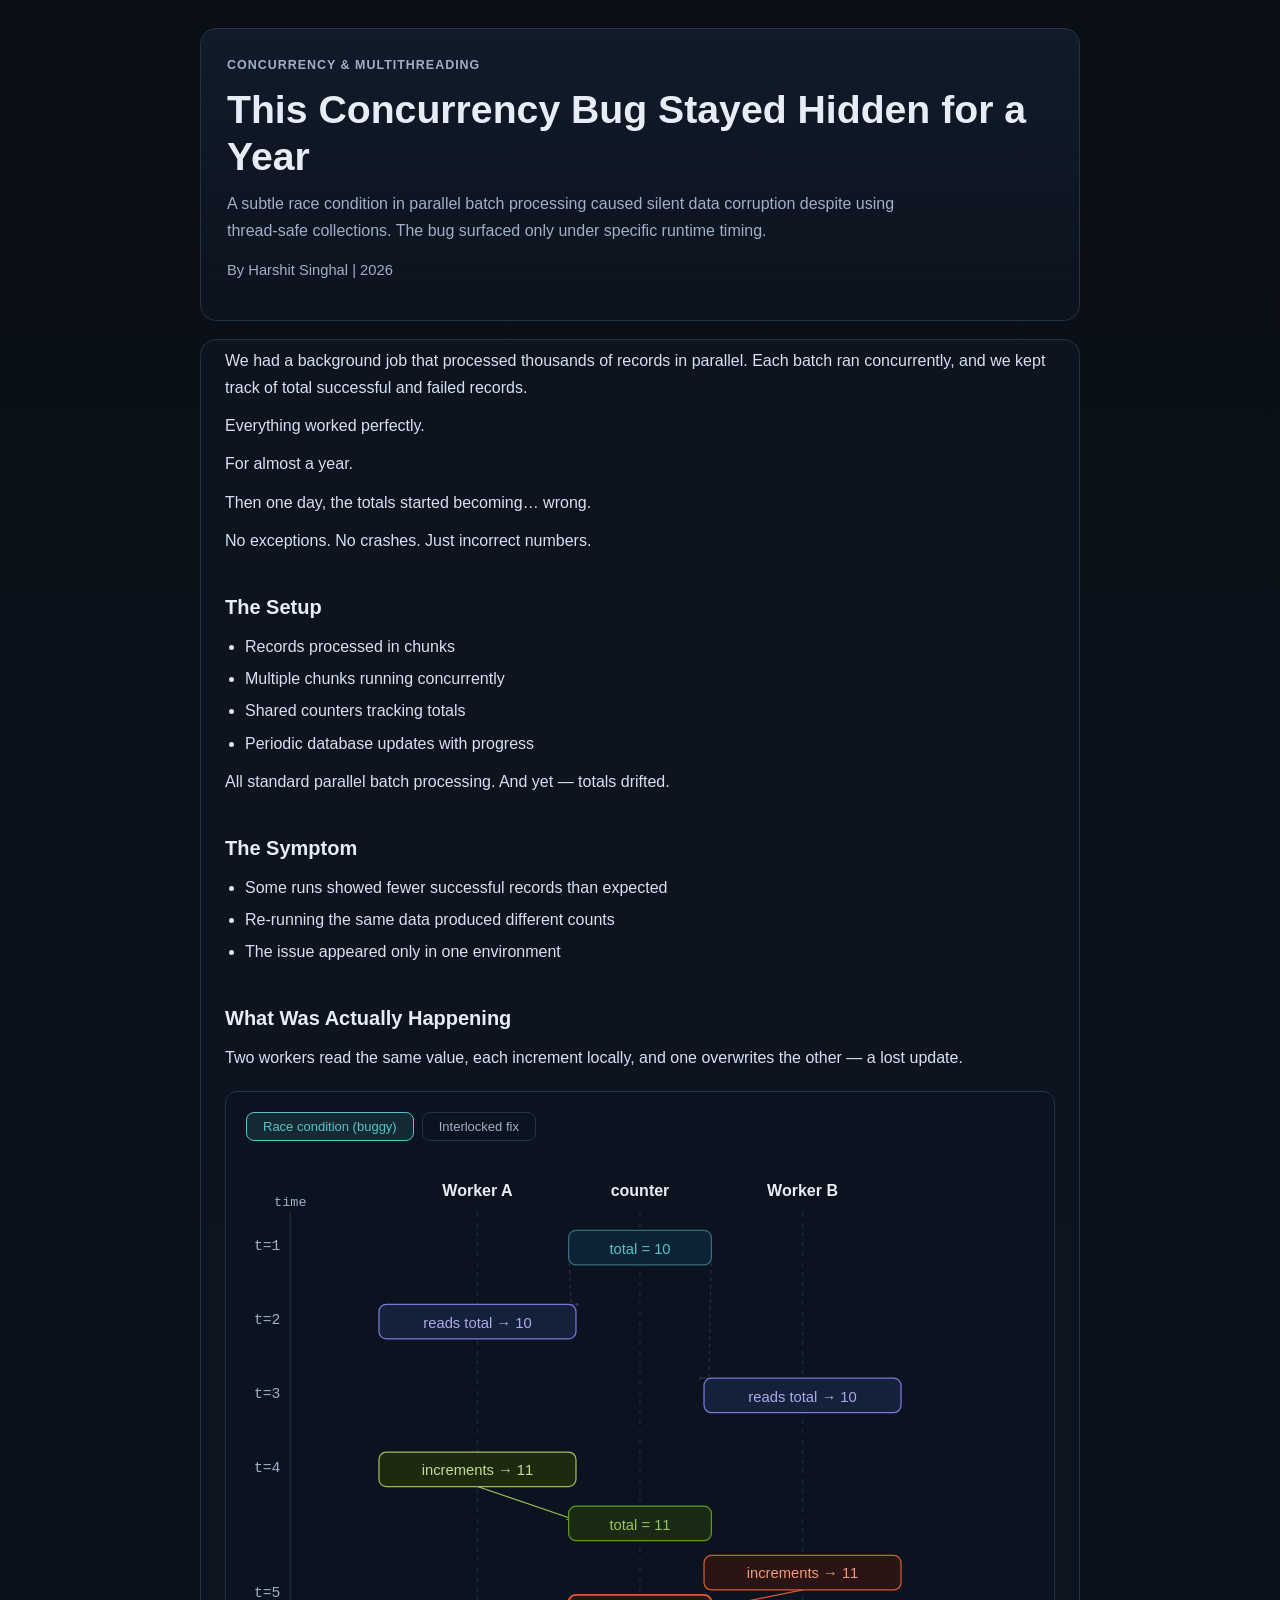
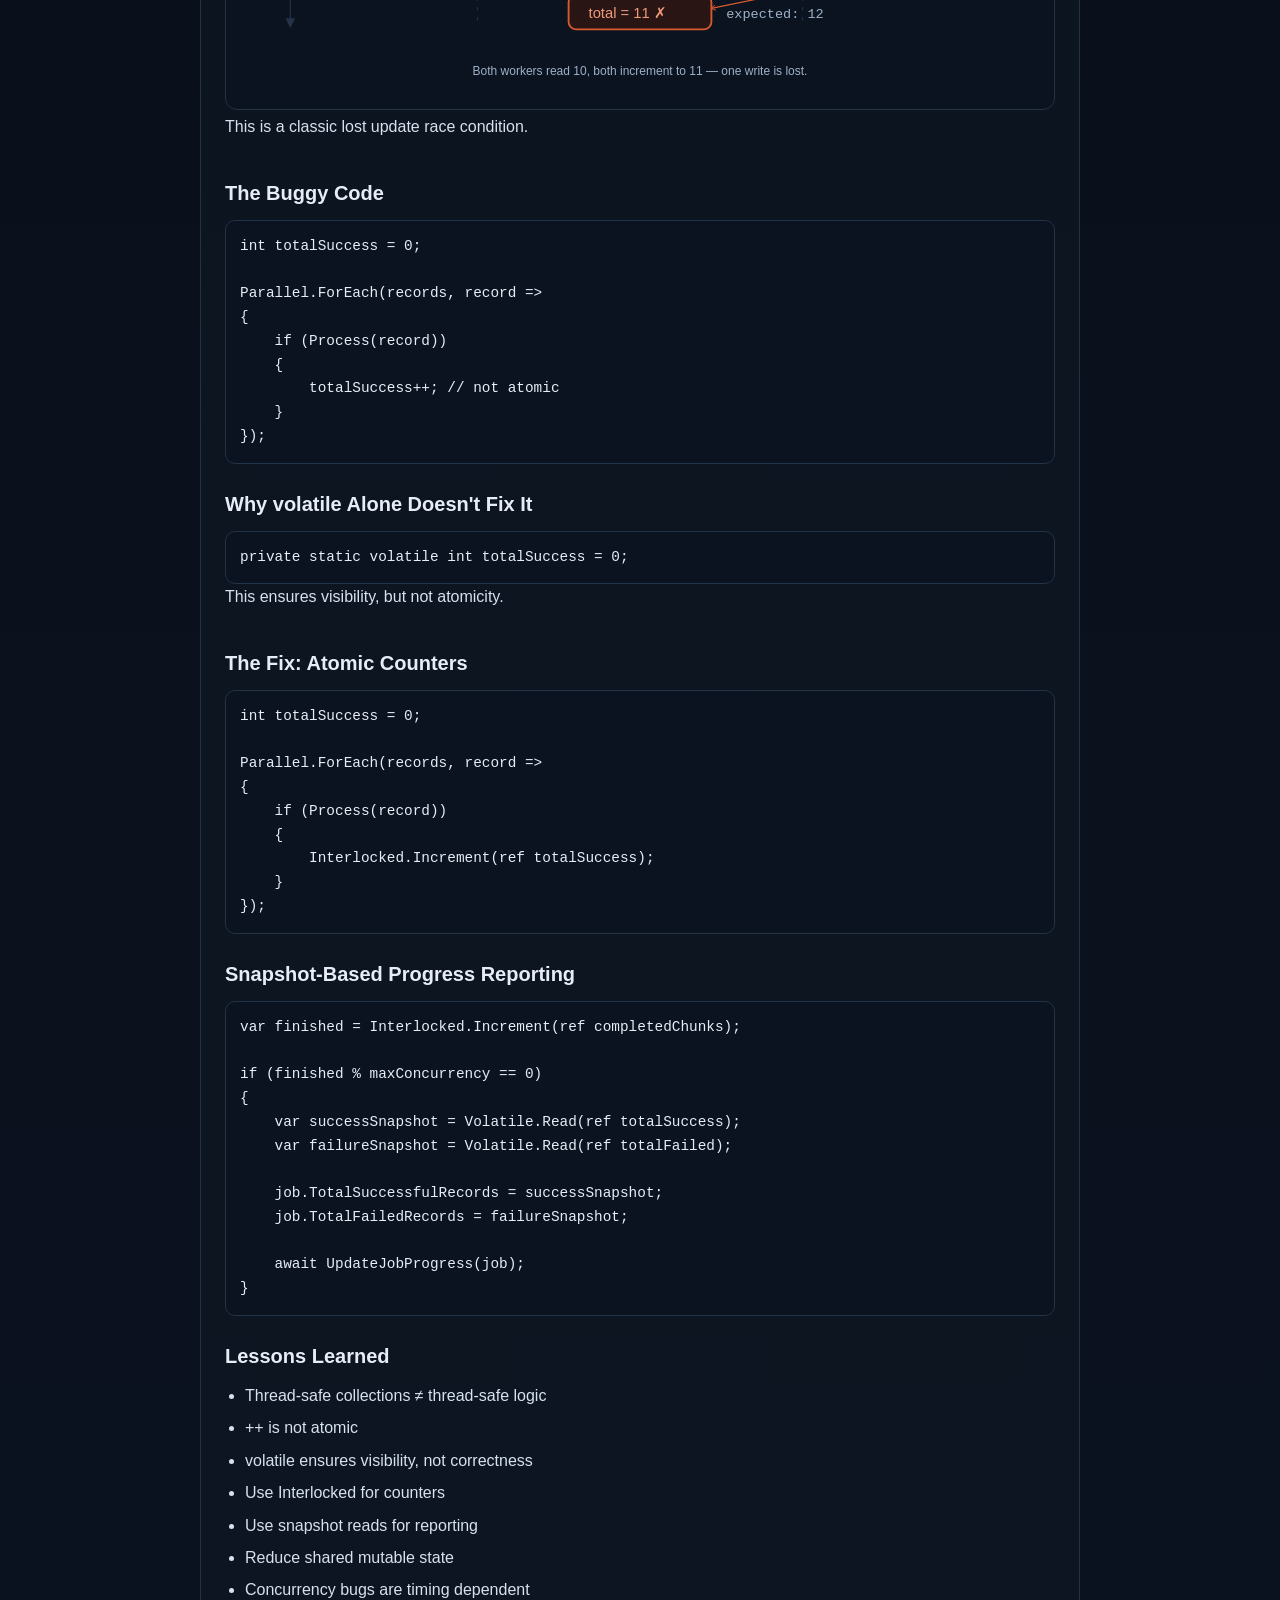
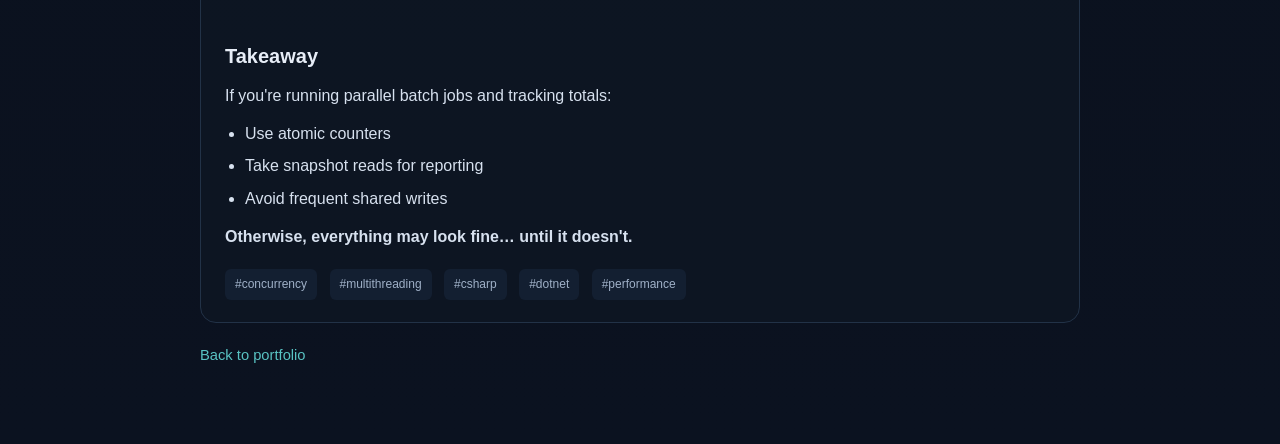
<file: blogs/concurrency-bug.html>
<!doctype html>
<html lang="en">

<head>
<meta charset="utf-8" />
<meta name="viewport" content="width=device-width, initial-scale=1" />
<title>This Concurrency Bug Stayed Hidden for a Year</title>

<style>
:root {
  --bg: #0a0f17;
  --panel: #101826;
  --panel-2: #131f31;
  --text: #e7edf7;
  --muted: #9fb0c7;
  --line: #223247;
  --accent: #59c3c3;
  --code: #0b1320;
}

* { box-sizing: border-box; }
html, body { margin:0; padding:0; }

body {
  font-family: ui-sans-serif, -apple-system, BlinkMacSystemFont, "Segoe UI", "Helvetica Neue", Arial, sans-serif;
  background:
    radial-gradient(1000px 500px at 80% -20%, rgba(89,195,195,0.14), transparent 65%),
    linear-gradient(180deg, #0a0f17 0%, #0b1220 100%);
  color: var(--text);
  line-height: 1.65;
}

.container {
  max-width: 920px;
  margin: 0 auto;
  padding: 28px 20px 64px;
}

.hero {
  background: linear-gradient(180deg, rgba(19,31,49,0.7), rgba(16,24,38,0.4));
  border: 1px solid var(--line);
  border-radius: 16px;
  padding: 26px;
}

.eyebrow {
  margin:0;
  letter-spacing:.08em;
  text-transform:uppercase;
  color:var(--muted);
  font-size:.78rem;
  font-weight:600;
}

h1 {
  margin:10px 0 10px;
  line-height:1.22;
  font-size: clamp(1.8rem, 4.2vw, 2.45rem);
}

.subtitle {
  margin:0;
  color:var(--muted);
  max-width:76ch;
}

.meta {
  margin-top:14px;
  color:var(--muted);
  font-size:.92rem;
}

article {
  margin-top:18px;
  background: rgba(16,24,38,0.55);
  border:1px solid var(--line);
  border-radius:16px;
  padding:8px 24px 22px;
}

section { padding-top:24px; }

h2 {
  margin:0 0 10px;
  font-size:1.25rem;
}

p { margin:0 0 12px; color:#d7e1ef; }

ul { margin:0 0 12px; padding-left:20px; }
li { margin:6px 0; color:#d7e1ef; }

.note {
  border-left:3px solid var(--accent);
  padding:10px 12px;
  background: rgba(89,195,195,0.08);
  border-radius:8px;
}

pre {
  margin:10px 0 0;
  padding:14px;
  overflow-x:auto;
  background:var(--code);
  border:1px solid var(--line);
  border-radius:10px;
}

code, pre {
  font-family: ui-monospace, SFMono-Regular, Menlo, Monaco, Consolas, monospace;
  font-size:.9rem;
}

.footer {
  margin-top:20px;
  color:var(--muted);
  font-size:.92rem;
}

.tag {
  display:inline-block;
  background:var(--panel-2);
  padding:6px 10px;
  margin-right:8px;
  border-radius:6px;
  font-size:12px;
  color:var(--muted);
}

a { color:var(--accent); text-decoration:none; }
a:hover { text-decoration:underline; }

/* ── Visualization ── */
.viz-wrap {
  margin: 20px 0 4px;
  background: rgba(11,19,32,0.8);
  border: 1px solid var(--line);
  border-radius: 12px;
  padding: 20px 20px 16px;
}

.viz-tabs {
  display: flex;
  gap: 8px;
  margin-bottom: 18px;
}

.viz-tab {
  padding: 6px 16px;
  border-radius: 8px;
  font-size: 13px;
  cursor: pointer;
  border: 1px solid var(--line);
  background: transparent;
  color: var(--muted);
  font-family: inherit;
  transition: all .18s;
}

.viz-tab.active {
  background: rgba(89,195,195,0.12);
  border-color: var(--accent);
  color: var(--accent);
}

.viz-tab:hover:not(.active) {
  border-color: #3a4f65;
  color: var(--text);
}

.viz-canvas {
  width: 100%;
  overflow: hidden;
}

/* SVG theming inside dark bg */
.viz-canvas svg {
  width: 100%;
  height: auto;
  display: block;
}

.tl-label { font-family: ui-monospace, monospace; font-size: 11px; fill: #9fb0c7; }
.tl-head  { font-family: inherit; font-size: 13px; font-weight: 600; fill: #e7edf7; }
.tl-step  { font-family: ui-monospace, monospace; font-size: 12px; fill: #9fb0c7; }
.tl-node  { font-family: inherit; font-size: 12px; font-weight: 500; }

.viz-caption {
  margin-top: 10px;
  font-size: 12px;
  color: var(--muted);
  text-align: center;
}
</style>
</head>

<body>

<main class="container">

<header class="hero">
  <p class="eyebrow">Concurrency & Multithreading</p>
  <h1>This Concurrency Bug Stayed Hidden for a Year</h1>
  <p class="subtitle">
    A subtle race condition in parallel batch processing caused silent data corruption
    despite using thread-safe collections. The bug surfaced only under specific runtime timing.
  </p>
  <p class="meta">By Harshit Singhal | 2026</p>
</header>

<article>

<p>We had a background job that processed thousands of records in parallel.
Each batch ran concurrently, and we kept track of total successful and failed records.</p>

<p>Everything worked perfectly.</p>
<p>For almost a year.</p>
<p>Then one day, the totals started becoming… wrong.</p>
<p> No exceptions. No crashes. Just incorrect numbers.</p>

<section>
<h2>The Setup</h2>
<ul>
<li>Records processed in chunks</li>
<li>Multiple chunks running concurrently</li>
<li>Shared counters tracking totals</li>
<li>Periodic database updates with progress</li>
</ul>
<p>All standard parallel batch processing. And yet — totals drifted.</p>
</section>

<section>
<h2>The Symptom</h2>
<ul>
<li>Some runs showed fewer successful records than expected</li>
<li>Re-running the same data produced different counts</li>
<li>The issue appeared only in one environment</li>
</ul>
</section>

<section>
<h2>What Was Actually Happening</h2>
<p>Two workers read the same value, each increment locally, and one overwrites the other — a lost update.</p>

<!-- ── INTERACTIVE VISUALIZATION ── -->
<div class="viz-wrap">
  <div class="viz-tabs">
    <button class="viz-tab active" onclick="showViz('bug', this)">Race condition (buggy)</button>
    <button class="viz-tab" onclick="showViz('fix', this)">Interlocked fix</button>
  </div>

  <div class="viz-canvas" id="viz-bug">
    <svg viewBox="0 0 640 400" xmlns="http://www.w3.org/2000/svg">
      <!-- time axis -->
      <line x1="36" y1="44" x2="36" y2="376" stroke="#223247" stroke-width="1"/>
      <polygon points="32,373 40,373 36,381" fill="#223247"/>
      <text class="tl-label" x="36" y="38" text-anchor="middle">time</text>

      <!-- thread columns -->
      <line x1="188" y1="44" x2="188" y2="376" stroke="#1a2e45" stroke-width="1" stroke-dasharray="3 5"/>
      <line x1="452" y1="44" x2="452" y2="376" stroke="#1a2e45" stroke-width="1" stroke-dasharray="3 5"/>
      <line x1="320" y1="44" x2="320" y2="376" stroke="#1a2e45" stroke-width="1" stroke-dasharray="3 5"/>

      <text class="tl-head" x="188" y="30" text-anchor="middle">Worker A</text>
      <text class="tl-head" x="452" y="30" text-anchor="middle">Worker B</text>
      <text class="tl-head" x="320" y="30" text-anchor="middle">counter</text>

      <!-- t=1 initial counter -->
      <text class="tl-step" x="28" y="74" text-anchor="end">t=1</text>
      <rect x="262" y="58" width="116" height="28" rx="6" fill="#0d2235" stroke="#59c3c3" stroke-width="1" stroke-opacity="0.5"/>
      <text class="tl-node" x="320" y="77" text-anchor="middle" fill="#59c3c3">total = 10</text>

      <!-- t=2 A reads -->
      <text class="tl-step" x="28" y="134" text-anchor="end">t=2</text>
      <rect x="108" y="118" width="160" height="28" rx="6" fill="#13213a" stroke="#7f77dd" stroke-width="1"/>
      <text class="tl-node" x="188" y="137" text-anchor="middle" fill="#afa9ec">reads total → 10</text>
      <line x1="262" y1="72" x2="264" y2="118" stroke="#7f77dd" stroke-width="0.5" stroke-dasharray="3 3" stroke-opacity="0.5"/>
      <line x1="264" y1="118" x2="270" y2="118" stroke="#7f77dd" stroke-width="0.5" stroke-opacity="0.5" marker-end="url(#arr-bug)"/>

      <!-- t=3 B reads -->
      <text class="tl-step" x="28" y="194" text-anchor="end">t=3</text>
      <rect x="372" y="178" width="160" height="28" rx="6" fill="#13213a" stroke="#7f77dd" stroke-width="1"/>
      <text class="tl-node" x="452" y="197" text-anchor="middle" fill="#afa9ec">reads total → 10</text>
      <line x1="378" y1="72" x2="376" y2="178" stroke="#7f77dd" stroke-width="0.5" stroke-dasharray="3 3" stroke-opacity="0.5"/>
      <line x1="376" y1="178" x2="370" y2="178" stroke="#7f77dd" stroke-width="0.5" stroke-opacity="0.5" marker-end="url(#arr-bug-l)"/>

      <!-- t=4 A increments, writes -->
      <text class="tl-step" x="28" y="254" text-anchor="end">t=4</text>
      <rect x="108" y="238" width="160" height="28" rx="6" fill="#1d2a10" stroke="#9fbd5a" stroke-width="1"/>
      <text class="tl-node" x="188" y="257" text-anchor="middle" fill="#c0dd97">increments → 11</text>
      <line x1="188" y1="266" x2="264" y2="292" stroke="#9fbd5a" stroke-width="1" marker-end="url(#arr-a)"/>
      <rect x="262" y="282" width="116" height="28" rx="6" fill="#1a2a14" stroke="#639922" stroke-width="1"/>
      <text class="tl-node" x="320" y="301" text-anchor="middle" fill="#97c459">total = 11</text>

      <!-- t=5 B increments, overwrites -->
      <text class="tl-step" x="28" y="356" text-anchor="end">t=5</text>
      <rect x="372" y="322" width="160" height="28" rx="6" fill="#2a1414" stroke="#d85a30" stroke-width="1"/>
      <text class="tl-node" x="452" y="340" text-anchor="middle" fill="#f0997b">increments → 11</text>
      <line x1="452" y1="350" x2="378" y2="365" stroke="#d85a30" stroke-width="1" marker-end="url(#arr-b)"/>
      <rect x="262" y="354" width="116" height="28" rx="6" fill="#2a1515" stroke="#d85a30" stroke-width="1.5"/>
      <text class="tl-node" x="310" y="373" text-anchor="middle" fill="#f0997b">total = 11 ✗</text>

      <!-- expected label -->
      <text class="tl-label" x="390" y="373">expected: 12</text>

      <defs>
        <marker id="arr-bug" viewBox="0 0 10 10" refX="8" refY="5" markerWidth="5" markerHeight="5" orient="auto">
          <path d="M2 1L8 5L2 9" fill="none" stroke="#7f77dd" stroke-width="1.5" stroke-linecap="round"/>
        </marker>
        <marker id="arr-bug-l" viewBox="0 0 10 10" refX="2" refY="5" markerWidth="5" markerHeight="5" orient="auto">
          <path d="M8 1L2 5L8 9" fill="none" stroke="#7f77dd" stroke-width="1.5" stroke-linecap="round"/>
        </marker>
        <marker id="arr-a" viewBox="0 0 10 10" refX="8" refY="5" markerWidth="5" markerHeight="5" orient="auto">
          <path d="M2 1L8 5L2 9" fill="none" stroke="#9fbd5a" stroke-width="1.5" stroke-linecap="round"/>
        </marker>
        <marker id="arr-b" viewBox="0 0 10 10" refX="8" refY="5" markerWidth="5" markerHeight="5" orient="auto">
          <path d="M2 1L8 5L2 9" fill="none" stroke="#d85a30" stroke-width="1.5" stroke-linecap="round"/>
        </marker>
      </defs>
    </svg>
    <p class="viz-caption">Both workers read 10, both increment to 11 — one write is lost.</p>
  </div>

  <div class="viz-canvas" id="viz-fix" style="display:none">
    <svg viewBox="0 0 640 400" xmlns="http://www.w3.org/2000/svg">
      <line x1="36" y1="44" x2="36" y2="376" stroke="#223247" stroke-width="1"/>
      <polygon points="32,373 40,373 36,381" fill="#223247"/>
      <text class="tl-label" x="36" y="38" text-anchor="middle">time</text>

      <line x1="188" y1="44" x2="188" y2="376" stroke="#1a2e45" stroke-width="1" stroke-dasharray="3 5"/>
      <line x1="452" y1="44" x2="452" y2="376" stroke="#1a2e45" stroke-width="1" stroke-dasharray="3 5"/>
      <line x1="320" y1="44" x2="320" y2="376" stroke="#1a2e45" stroke-width="1" stroke-dasharray="3 5"/>

      <text class="tl-head" x="188" y="30" text-anchor="middle">Worker A</text>
      <text class="tl-head" x="452" y="30" text-anchor="middle">Worker B</text>
      <text class="tl-head" x="320" y="30" text-anchor="middle">counter</text>

      <!-- t=1 initial -->
      <text class="tl-step" x="28" y="74" text-anchor="end">t=1</text>
      <rect x="262" y="58" width="116" height="28" rx="6" fill="#0d2235" stroke="#59c3c3" stroke-width="1" stroke-opacity="0.5"/>
      <text class="tl-node" x="320" y="77" text-anchor="middle" fill="#59c3c3">total = 10</text>

      <!-- t=2 A: Interlocked.Increment (atomic) -->
      <text class="tl-step" x="28" y="154" text-anchor="end">t=2</text>
      <rect x="88" y="138" width="200" height="28" rx="6" fill="#0d2220" stroke="#1d9e75" stroke-width="1"/>
      <text class="tl-node" x="188" y="157" text-anchor="middle" fill="#5dcaa5">Interlocked.Increment</text>
      <line x1="262" y1="72" x2="262" y2="138" stroke="#1d9e75" stroke-width="0.5" stroke-dasharray="3 3" stroke-opacity="0.4"/>
      <line x1="262" y1="138" x2="290" y2="138" stroke="#1d9e75" stroke-width="0.5" stroke-opacity="0.4" marker-end="url(#arr-fix)"/>
      <!-- A writes atomically -->
      <line x1="188" y1="166" x2="264" y2="192" stroke="#1d9e75" stroke-width="1" marker-end="url(#arr-fix2)"/>
      <rect x="262" y="182" width="116" height="28" rx="6" fill="#0d2220" stroke="#1d9e75" stroke-width="1"/>
      <text class="tl-node" x="320" y="201" text-anchor="middle" fill="#5dcaa5">total = 11 ✓</text>

      <!-- B waiting indicator -->
      <text class="tl-label" x="452" y="168" text-anchor="middle">— waiting —</text>

      <!-- t=3 B: Interlocked.Increment (atomic) -->
      <text class="tl-step" x="28" y="284" text-anchor="end">t=3</text>
      <rect x="352" y="268" width="200" height="28" rx="6" fill="#0d2220" stroke="#1d9e75" stroke-width="1"/>
      <text class="tl-node" x="452" y="287" text-anchor="middle" fill="#5dcaa5">Interlocked.Increment</text>
      <line x1="452" y1="296" x2="380" y2="322" stroke="#1d9e75" stroke-width="1" marker-end="url(#arr-fix3)"/>
      <rect x="262" y="312" width="116" height="28" rx="6" fill="#0d2220" stroke="#59c3c3" stroke-width="1.5"/>
      <text class="tl-node" x="320" y="331" text-anchor="middle" fill="#59c3c3">total = 12 ✓</text>

      <!-- result -->
      <text class="tl-label" x="320" y="370" text-anchor="middle">no lost update — correct result</text>

      <defs>
        <marker id="arr-fix" viewBox="0 0 10 10" refX="8" refY="5" markerWidth="5" markerHeight="5" orient="auto">
          <path d="M2 1L8 5L2 9" fill="none" stroke="#1d9e75" stroke-width="1.5" stroke-linecap="round"/>
        </marker>
        <marker id="arr-fix2" viewBox="0 0 10 10" refX="8" refY="5" markerWidth="5" markerHeight="5" orient="auto">
          <path d="M2 1L8 5L2 9" fill="none" stroke="#1d9e75" stroke-width="1.5" stroke-linecap="round"/>
        </marker>
        <marker id="arr-fix3" viewBox="0 0 10 10" refX="8" refY="5" markerWidth="5" markerHeight="5" orient="auto">
          <path d="M2 1L8 5L2 9" fill="none" stroke="#1d9e75" stroke-width="1.5" stroke-linecap="round"/>
        </marker>
      </defs>
    </svg>
    <p class="viz-caption">Interlocked serializes the increment — Worker B waits until A's operation completes atomically.</p>
  </div>
</div>

<p>This is a classic lost update race condition.</p>
</section>

<section>
<h2>The Buggy Code</h2>
<pre><code class="language-csharp">int totalSuccess = 0;

Parallel.ForEach(records, record =>
{
    if (Process(record))
    {
        totalSuccess++; // not atomic
    }
});</code></pre>
</section>

<section>
<h2>Why volatile Alone Doesn't Fix It</h2>
<pre><code class="language-csharp">private static volatile int totalSuccess = 0;</code></pre>
<p>This ensures visibility, but not atomicity.</p>
</section>

<section>
<h2>The Fix: Atomic Counters</h2>
<pre><code class="language-csharp">int totalSuccess = 0;

Parallel.ForEach(records, record =>
{
    if (Process(record))
    {
        Interlocked.Increment(ref totalSuccess);
    }
});</code></pre>
</section>

<section>
<h2>Snapshot-Based Progress Reporting</h2>
<pre><code class="language-csharp">var finished = Interlocked.Increment(ref completedChunks);

if (finished % maxConcurrency == 0)
{
    var successSnapshot = Volatile.Read(ref totalSuccess);
    var failureSnapshot = Volatile.Read(ref totalFailed);

    job.TotalSuccessfulRecords = successSnapshot;
    job.TotalFailedRecords = failureSnapshot;

    await UpdateJobProgress(job);
}</code></pre>
</section>

<section>
<h2>Lessons Learned</h2>
<ul>
<li>Thread-safe collections ≠ thread-safe logic</li>
<li>++ is not atomic</li>
<li>volatile ensures visibility, not correctness</li>
<li>Use Interlocked for counters</li>
<li>Use snapshot reads for reporting</li>
<li>Reduce shared mutable state</li>
<li>Concurrency bugs are timing dependent</li>
</ul>
</section>

<section>
<h2>Takeaway</h2>
<p>If you're running parallel batch jobs and tracking totals:</p>
<ul>
<li>Use atomic counters</li>
<li>Take snapshot reads for reporting</li>
<li>Avoid frequent shared writes</li>
</ul>
<p><strong>Otherwise, everything may look fine… until it doesn't.</strong></p>
</section>

<div style="margin-top:18px;">
<span class="tag">#concurrency</span>
<span class="tag">#multithreading</span>
<span class="tag">#csharp</span>
<span class="tag">#dotnet</span>
<span class="tag">#performance</span>
</div>

</article>

<p class="footer"><a href="../index.html">Back to portfolio</a></p>

</main>

<script>
function showViz(mode, btn) {
  document.getElementById('viz-bug').style.display = mode === 'bug' ? '' : 'none';
  document.getElementById('viz-fix').style.display = mode === 'fix' ? '' : 'none';
  document.querySelectorAll('.viz-tab').forEach(b => b.classList.remove('active'));
  btn.classList.add('active');
}
</script>

</body>
</html>
</file>
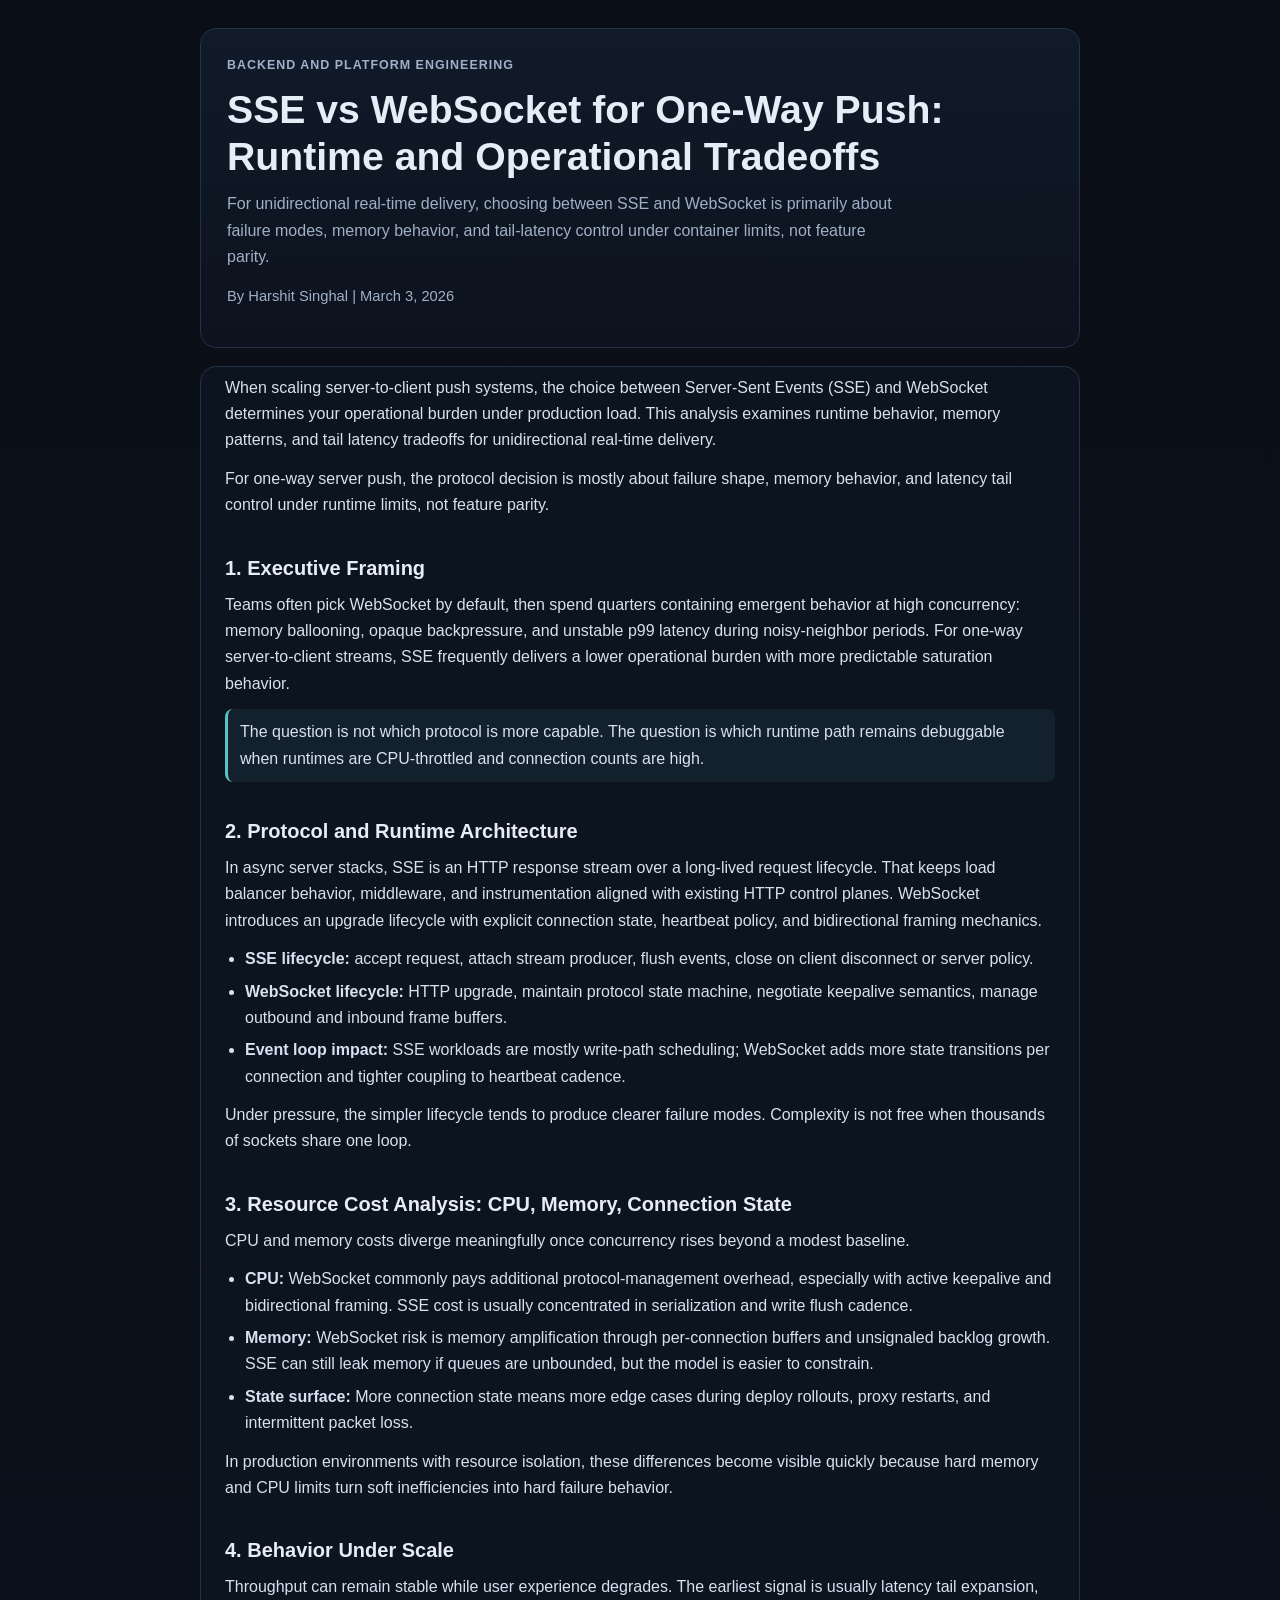
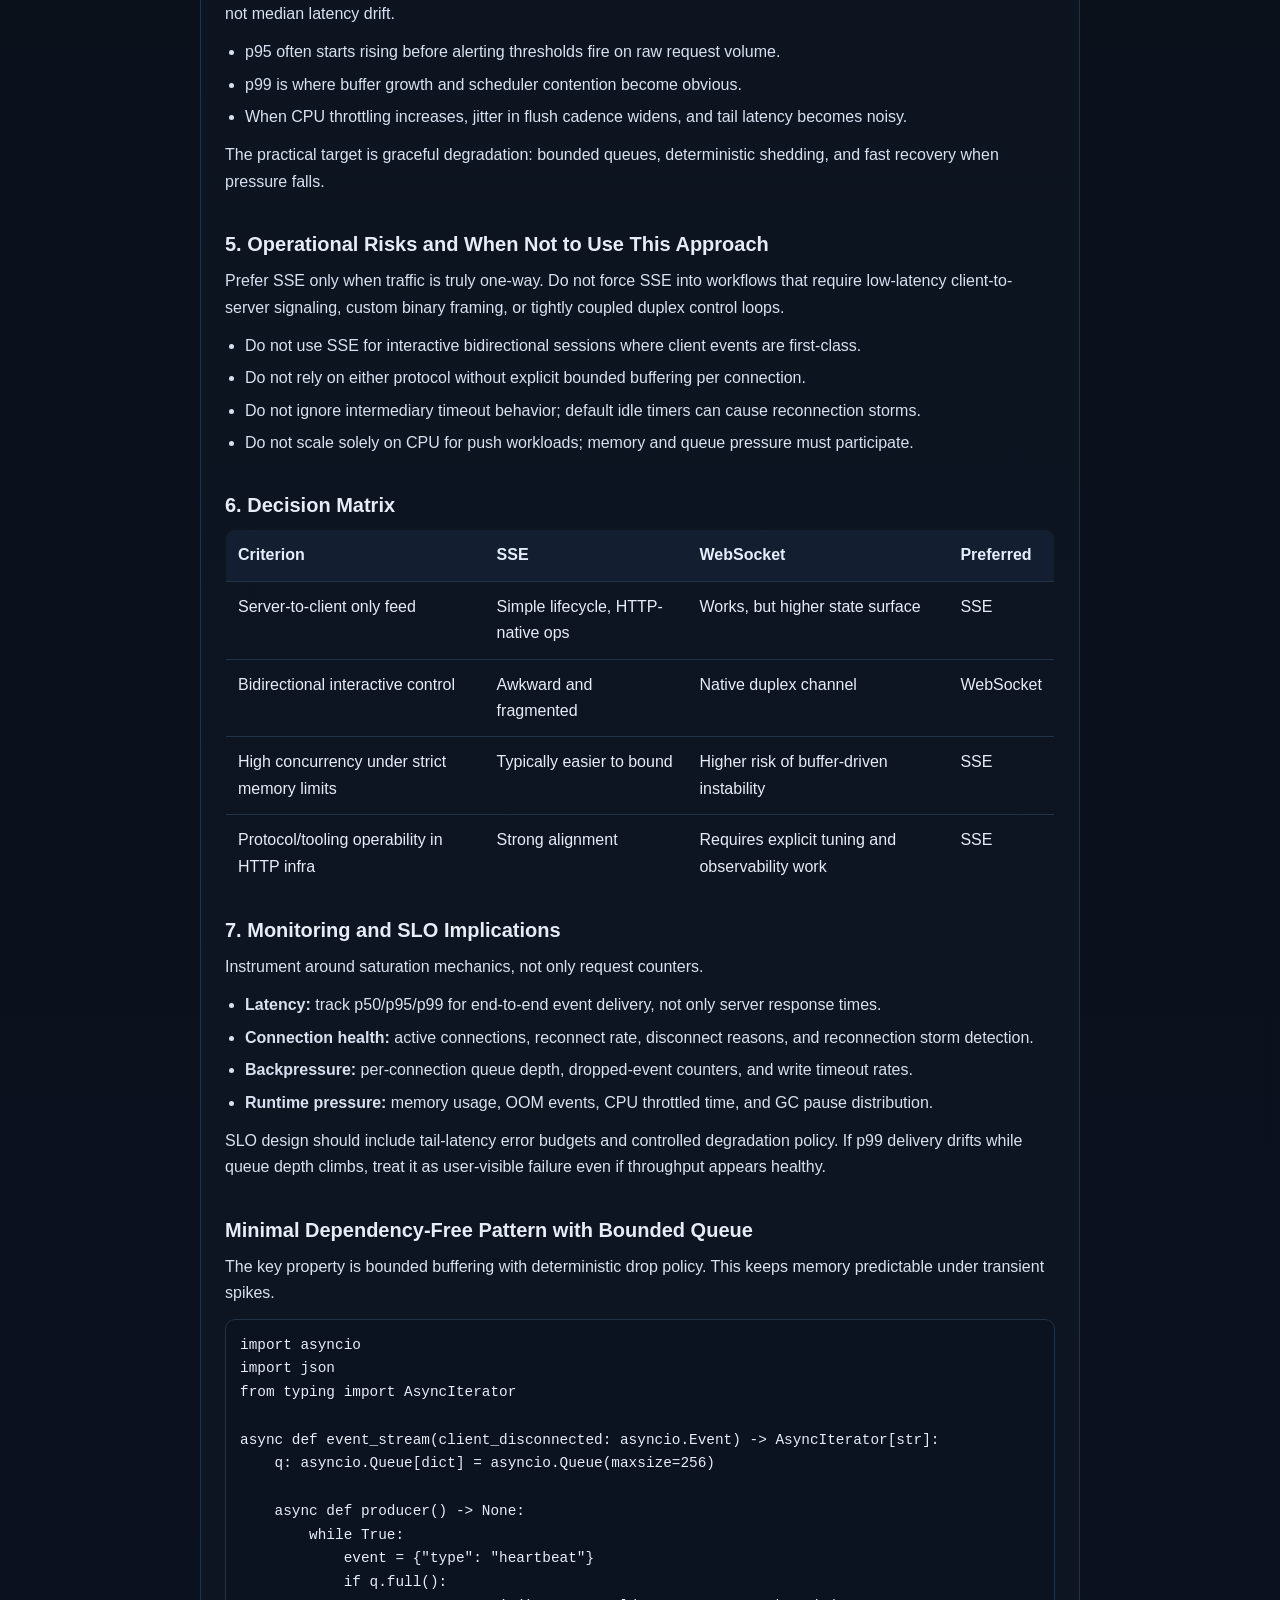
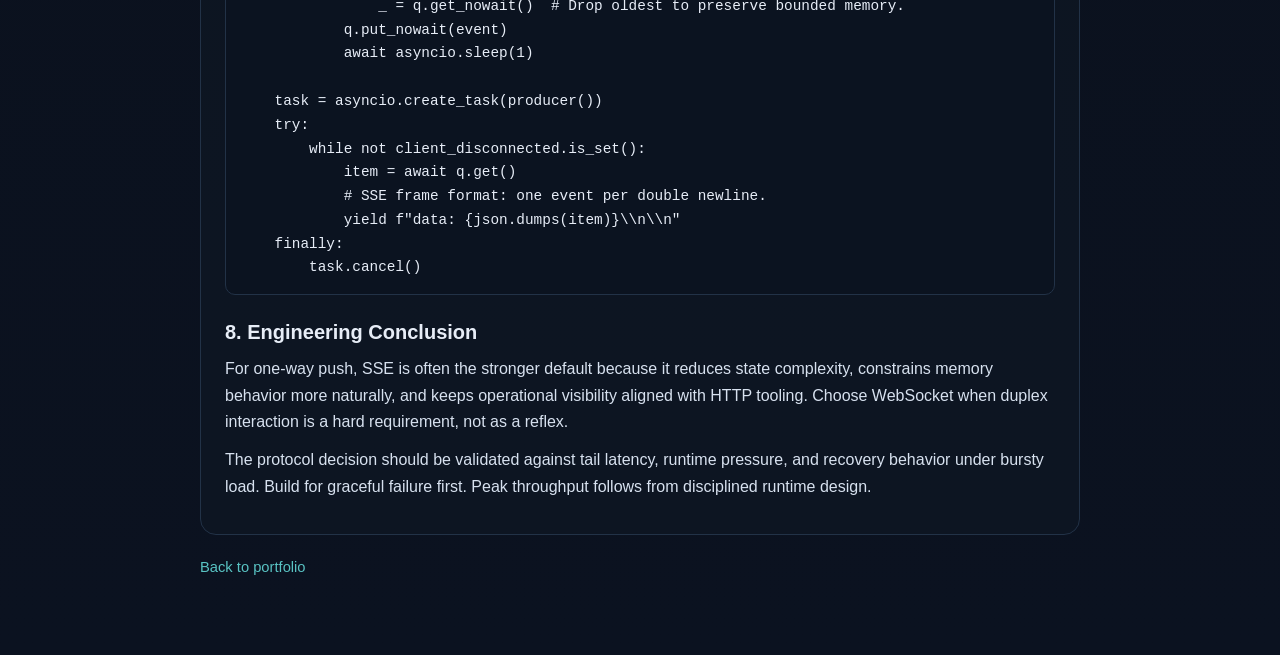
<file: blogs/sse-vs-websocket.html>
﻿<!doctype html>
<html lang="en">

<head>
  <meta charset="utf-8" />
  <meta name="viewport" content="width=device-width, initial-scale=1" />
  <title>SSE vs WebSocket for One-Way Push: Runtime and Operational Tradeoffs</title>
  <meta name="description"
    content="Production analysis of SSE vs WebSocket for server push: memory, latency, and operational tradeoffs under scale with code examples." />
  <meta name="author" content="Harshit Singhal" />
  <meta name="robots" content="index,follow" />
  <meta property="og:type" content="article" />
  <meta property="og:title" content="SSE vs WebSocket for One-Way Push" />
  <meta property="og:description"
    content="Production analysis of SSE vs WebSocket for server push: memory, latency, and operational tradeoffs under scale with code examples." />
  <meta property="og:url" content="https://harshitsinghal13.github.io/blogs/sse-vs-websocket.html" />
  <meta property="og:site_name" content="Harshit Singhal" />
  <link rel="canonical" href="https://harshitsinghal13.github.io/blogs/sse-vs-websocket.html" />
  <style>
    :root {
      --bg: #0a0f17;
      --panel: #101826;
      --panel-2: #131f31;
      --text: #e7edf7;
      --muted: #9fb0c7;
      --line: #223247;
      --accent: #59c3c3;
      --code: #0b1320;
    }

    * {
      box-sizing: border-box;
    }

    html,
    body {
      margin: 0;
      padding: 0;
    }

    body {
      font-family: ui-sans-serif, -apple-system, BlinkMacSystemFont, "Segoe UI", "Helvetica Neue", Arial, sans-serif;
      background:
        radial-gradient(1000px 500px at 80% -20%, rgba(89, 195, 195, 0.14), transparent 65%),
        linear-gradient(180deg, #0a0f17 0%, #0b1220 100%);
      color: var(--text);
      line-height: 1.65;
    }

    .container {
      max-width: 920px;
      margin: 0 auto;
      padding: 28px 20px 64px;
    }

    .hero {
      background: linear-gradient(180deg, rgba(19, 31, 49, 0.7), rgba(16, 24, 38, 0.4));
      border: 1px solid var(--line);
      border-radius: 16px;
      padding: 26px;
    }

    .eyebrow {
      margin: 0;
      letter-spacing: 0.08em;
      text-transform: uppercase;
      color: var(--muted);
      font-size: 0.78rem;
      font-weight: 600;
    }

    h1 {
      margin: 10px 0 10px;
      line-height: 1.22;
      font-size: clamp(1.8rem, 4.2vw, 2.45rem);
    }

    .subtitle {
      margin: 0;
      color: var(--muted);
      max-width: 76ch;
    }

    .meta {
      margin-top: 14px;
      color: var(--muted);
      font-size: 0.92rem;
    }

    article {
      margin-top: 18px;
      background: rgba(16, 24, 38, 0.55);
      border: 1px solid var(--line);
      border-radius: 16px;
      padding: 8px 24px 22px;
    }

    section {
      padding-top: 24px;
    }

    h2 {
      margin: 0 0 10px;
      font-size: 1.25rem;
      line-height: 1.35;
    }

    p {
      margin: 0 0 12px;
      color: #d7e1ef;
    }

    ul {
      margin: 0 0 12px;
      padding-left: 20px;
    }

    li {
      margin: 6px 0;
      color: #d7e1ef;
    }

    .note {
      border-left: 3px solid var(--accent);
      padding: 10px 12px;
      background: rgba(89, 195, 195, 0.08);
      border-radius: 8px;
    }

    table {
      width: 100%;
      border-collapse: collapse;
      margin-top: 8px;
      border: 1px solid var(--line);
      border-radius: 10px;
      overflow: hidden;
    }

    th,
    td {
      text-align: left;
      padding: 12px;
      border-bottom: 1px solid var(--line);
      vertical-align: top;
    }

    th {
      background: var(--panel-2);
      font-weight: 600;
      color: #e6eefc;
    }

    tr:last-child td {
      border-bottom: 0;
    }

    pre {
      margin: 10px 0 0;
      padding: 14px;
      overflow-x: auto;
      background: var(--code);
      border: 1px solid var(--line);
      border-radius: 10px;
    }

    code,
    pre {
      font-family: ui-monospace, SFMono-Regular, Menlo, Monaco, Consolas, "Liberation Mono", monospace;
      font-size: 0.9rem;
    }

    .footer {
      margin-top: 20px;
      color: var(--muted);
      font-size: 0.92rem;
    }

    a {
      color: var(--accent);
      text-decoration: none;
    }

    a:hover {
      text-decoration: underline;
    }

    @media (max-width: 700px) {

      .hero,
      article {
        padding-left: 16px;
        padding-right: 16px;
      }

      th,
      td {
        padding: 10px;
      }
    }
  </style>
</head>

<body>
  <main class="container">
    <header class="hero">
      <p class="eyebrow">Backend and Platform Engineering</p>
      <h1>SSE vs WebSocket for One-Way Push: Runtime and Operational Tradeoffs</h1>
      <p class="subtitle">
        For unidirectional real-time delivery, choosing between SSE and WebSocket is primarily about failure modes,
        memory behavior, and tail-latency control under container limits, not feature parity.
      </p>
      <p class="meta">By Harshit Singhal | March 3, 2026</p>
    </header>

    <article>
      <p>
        When scaling server-to-client push systems, the choice between Server-Sent Events (SSE) and WebSocket determines
        your operational burden under production load. This analysis examines runtime behavior, memory patterns, and
        tail latency tradeoffs for unidirectional real-time delivery.
      </p>
      <p>
        For one-way server push, the protocol decision is mostly about failure shape, memory behavior, and latency tail
        control under runtime limits, not feature parity.
      </p>

      <section id="executive-framing">
        <h2>1. Executive Framing</h2>
        <p>
          Teams often pick WebSocket by default, then spend quarters containing emergent behavior at high concurrency:
          memory ballooning, opaque backpressure, and unstable p99 latency during noisy-neighbor periods.
          For one-way server-to-client streams, SSE frequently delivers a lower operational burden with more predictable
          saturation behavior.
        </p>
        <p class="note">
          The question is not which protocol is more capable. The question is which runtime path remains debuggable when
          runtimes are CPU-throttled and connection counts are high.
        </p>
      </section>

      <section id="architecture">
        <h2>2. Protocol and Runtime Architecture</h2>
        <p>
          In async server stacks, SSE is an HTTP response stream over a long-lived request lifecycle. That keeps load
          balancer behavior, middleware, and instrumentation aligned with existing HTTP control planes.
          WebSocket introduces an upgrade lifecycle with explicit connection state, heartbeat policy, and bidirectional
          framing mechanics.
        </p>
        <ul>
          <li><strong>SSE lifecycle:</strong> accept request, attach stream producer, flush events, close on client
            disconnect or server policy.</li>
          <li><strong>WebSocket lifecycle:</strong> HTTP upgrade, maintain protocol state machine, negotiate keepalive
            semantics, manage outbound and inbound frame buffers.</li>
          <li><strong>Event loop impact:</strong> SSE workloads are mostly write-path scheduling; WebSocket adds more
            state transitions per connection and tighter coupling to heartbeat cadence.</li>
        </ul>
        <p>
          Under pressure, the simpler lifecycle tends to produce clearer failure modes. Complexity is not free when
          thousands of sockets share one loop.
        </p>
      </section>

      <section id="resource-costs">
        <h2>3. Resource Cost Analysis: CPU, Memory, Connection State</h2>
        <p>
          CPU and memory costs diverge meaningfully once concurrency rises beyond a modest baseline.
        </p>
        <ul>
          <li><strong>CPU:</strong> WebSocket commonly pays additional protocol-management overhead, especially with
            active keepalive and bidirectional framing. SSE cost is usually concentrated in serialization and write
            flush cadence.</li>
          <li><strong>Memory:</strong> WebSocket risk is memory amplification through per-connection buffers and
            unsignaled backlog growth. SSE can still leak memory if queues are unbounded, but the model is easier to
            constrain.</li>
          <li><strong>State surface:</strong> More connection state means more edge cases during deploy rollouts, proxy
            restarts, and intermittent packet loss.</li>
        </ul>
        <p>
          In production environments with resource isolation, these differences become visible quickly because hard
          memory and CPU limits turn soft inefficiencies into hard failure behavior.
        </p>
      </section>

      <section id="behavior-under-scale">
        <h2>4. Behavior Under Scale</h2>
        <p>
          Throughput can remain stable while user experience degrades. The earliest signal is usually latency tail
          expansion, not median latency drift.
        </p>
        <ul>
          <li>p95 often starts rising before alerting thresholds fire on raw request volume.</li>
          <li>p99 is where buffer growth and scheduler contention become obvious.</li>
          <li>When CPU throttling increases, jitter in flush cadence widens, and tail latency becomes noisy.</li>
        </ul>
        <p>
          The practical target is graceful degradation: bounded queues, deterministic shedding, and fast recovery when
          pressure falls.
        </p>
      </section>

      <section id="operational-risks">
        <h2>5. Operational Risks and When Not to Use This Approach</h2>
        <p>
          Prefer SSE only when traffic is truly one-way. Do not force SSE into workflows that require low-latency
          client-to-server signaling, custom binary framing, or tightly coupled duplex control loops.
        </p>
        <ul>
          <li>Do not use SSE for interactive bidirectional sessions where client events are first-class.</li>
          <li>Do not rely on either protocol without explicit bounded buffering per connection.</li>
          <li>Do not ignore intermediary timeout behavior; default idle timers can cause reconnection storms.</li>
          <li>Do not scale solely on CPU for push workloads; memory and queue pressure must participate.</li>
        </ul>
      </section>

      <section id="decision-matrix">
        <h2>6. Decision Matrix</h2>
        <table>
          <thead>
            <tr>
              <th>Criterion</th>
              <th>SSE</th>
              <th>WebSocket</th>
              <th>Preferred</th>
            </tr>
          </thead>
          <tbody>
            <tr>
              <td>Server-to-client only feed</td>
              <td>Simple lifecycle, HTTP-native ops</td>
              <td>Works, but higher state surface</td>
              <td>SSE</td>
            </tr>
            <tr>
              <td>Bidirectional interactive control</td>
              <td>Awkward and fragmented</td>
              <td>Native duplex channel</td>
              <td>WebSocket</td>
            </tr>
            <tr>
              <td>High concurrency under strict memory limits</td>
              <td>Typically easier to bound</td>
              <td>Higher risk of buffer-driven instability</td>
              <td>SSE</td>
            </tr>
            <tr>
              <td>Protocol/tooling operability in HTTP infra</td>
              <td>Strong alignment</td>
              <td>Requires explicit tuning and observability work</td>
              <td>SSE</td>
            </tr>
          </tbody>
        </table>
      </section>

      <section id="monitoring-slo">
        <h2>7. Monitoring and SLO Implications</h2>
        <p>
          Instrument around saturation mechanics, not only request counters.
        </p>
        <ul>
          <li><strong>Latency:</strong> track p50/p95/p99 for end-to-end event delivery, not only server response times.
          </li>
          <li><strong>Connection health:</strong> active connections, reconnect rate, disconnect reasons, and
            reconnection storm detection.</li>
          <li><strong>Backpressure:</strong> per-connection queue depth, dropped-event counters, and write timeout
            rates.</li>
          <li><strong>Runtime pressure:</strong> memory usage, OOM events, CPU throttled time, and GC pause
            distribution.</li>
        </ul>
        <p>
          SLO design should include tail-latency error budgets and controlled degradation policy. If p99 delivery drifts
          while queue depth climbs, treat it as user-visible failure even if throughput appears healthy.
        </p>
      </section>

      <section id="code-example">
        <h2>Minimal Dependency-Free Pattern with Bounded Queue</h2>
        <p>
          The key property is bounded buffering with deterministic drop policy. This keeps memory predictable under
          transient spikes.
        </p>
        <pre><code>import asyncio
import json
from typing import AsyncIterator

async def event_stream(client_disconnected: asyncio.Event) -> AsyncIterator[str]:
    q: asyncio.Queue[dict] = asyncio.Queue(maxsize=256)

    async def producer() -> None:
        while True:
            event = {"type": "heartbeat"}
            if q.full():
                _ = q.get_nowait()  # Drop oldest to preserve bounded memory.
            q.put_nowait(event)
            await asyncio.sleep(1)

    task = asyncio.create_task(producer())
    try:
        while not client_disconnected.is_set():
            item = await q.get()
            # SSE frame format: one event per double newline.
            yield f"data: {json.dumps(item)}\\n\\n"
    finally:
        task.cancel()
</code></pre>
      </section>

      <section id="conclusion">
        <h2>8. Engineering Conclusion</h2>
        <p>
          For one-way push, SSE is often the stronger default because it reduces state complexity, constrains memory
          behavior more naturally, and keeps operational visibility aligned with HTTP tooling.
          Choose WebSocket when duplex interaction is a hard requirement, not as a reflex.
        </p>
        <p>
          The protocol decision should be validated against tail latency, runtime pressure, and recovery behavior under
          bursty load. Build for graceful failure first. Peak throughput follows from disciplined runtime design.
        </p>
      </section>

    </article>

    <p class="footer"><a href="../index.html">Back to portfolio</a></p>
  </main>
</body>

</html>
</file>
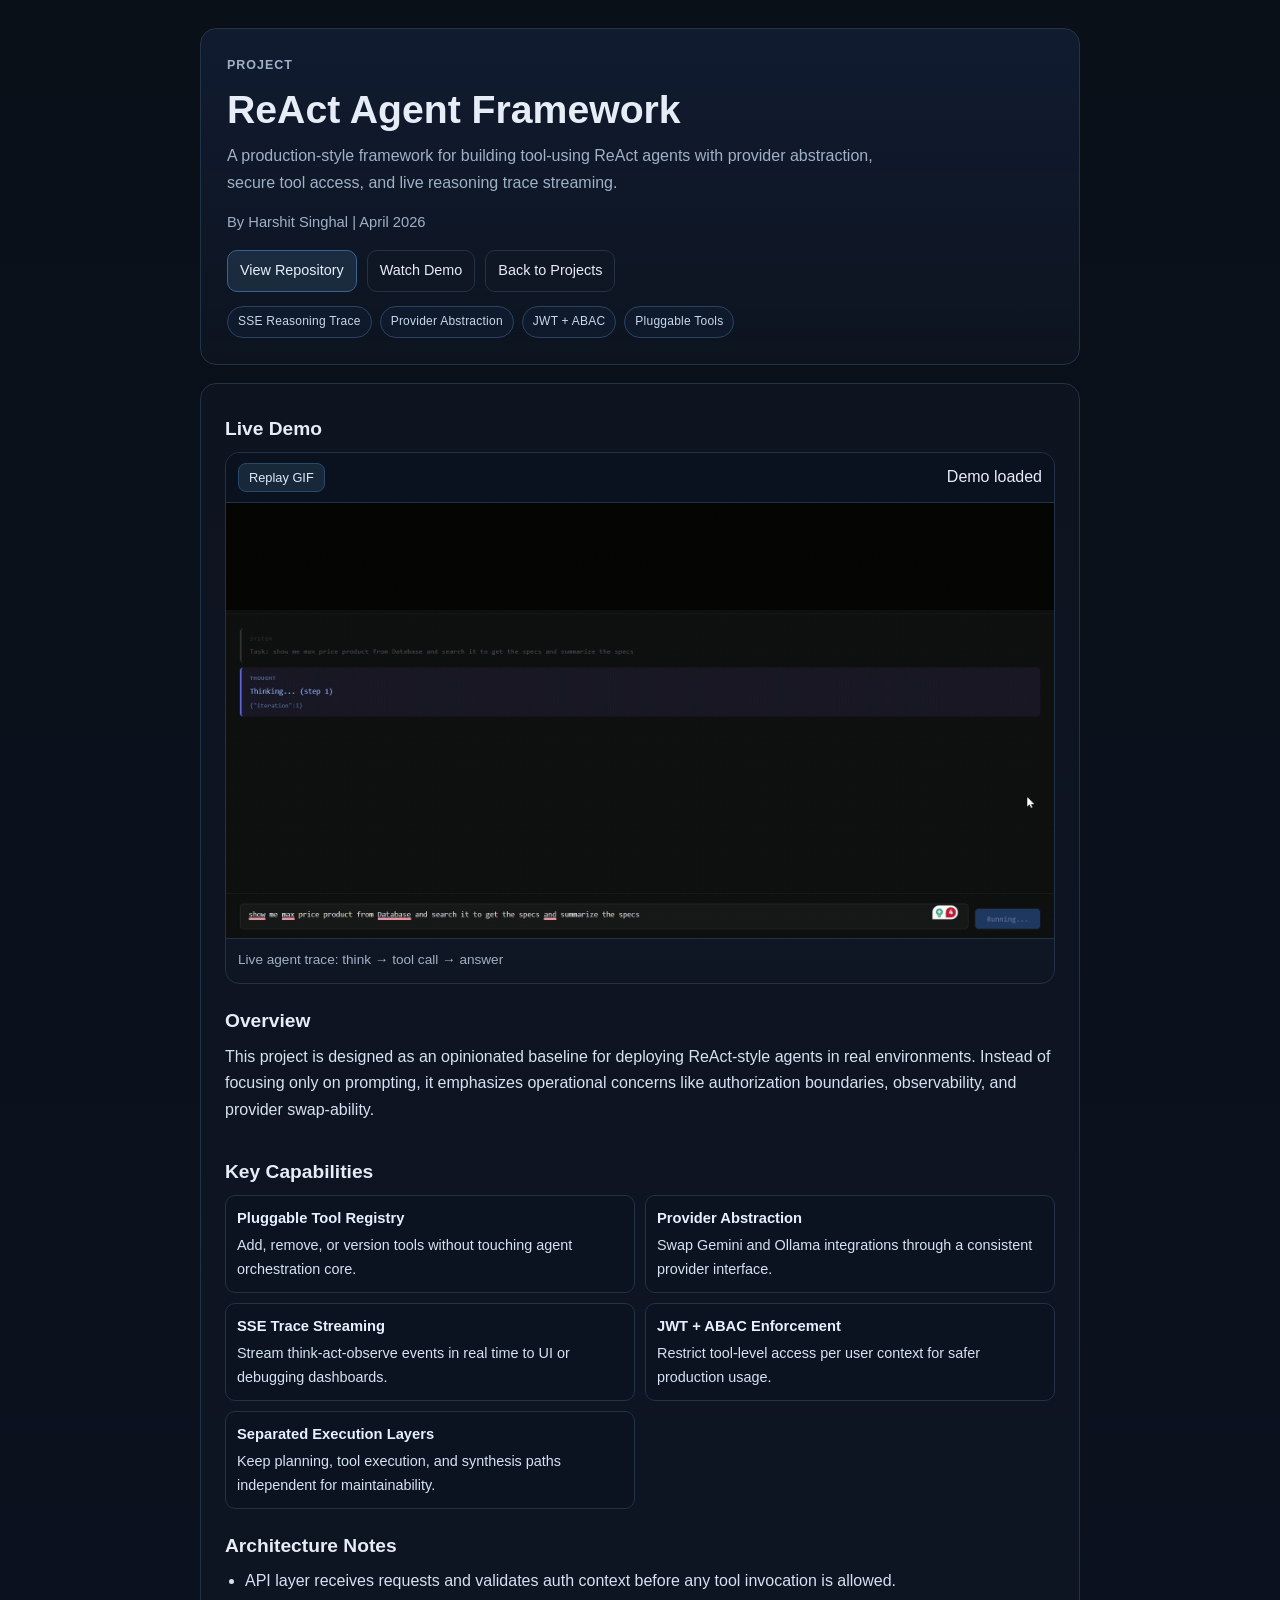
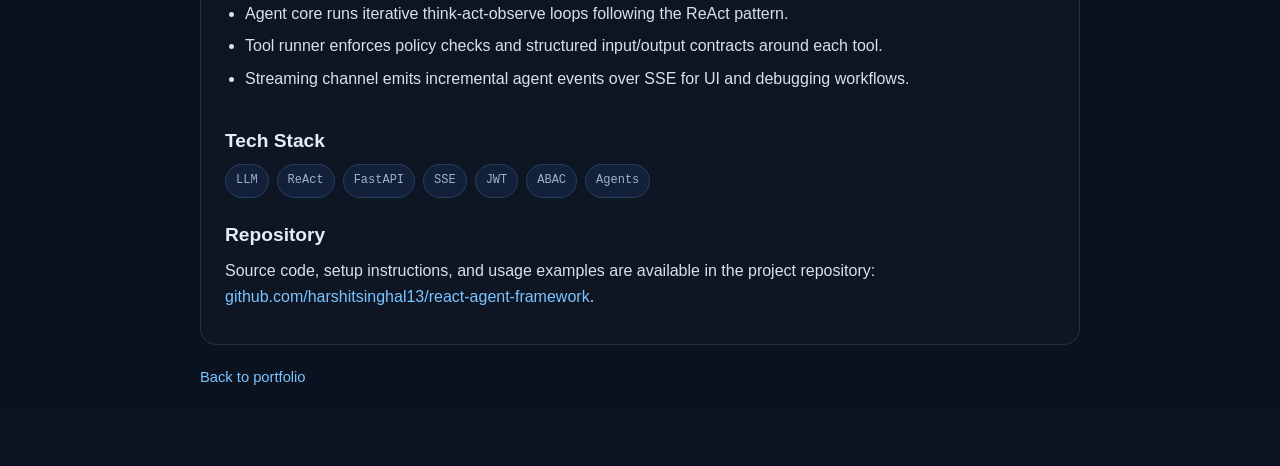
<file: projects/react-agent.html>
<!doctype html>
<html lang="en">

<head>
  <meta charset="utf-8" />
  <meta name="viewport" content="width=device-width, initial-scale=1" />
  <title>ReAct Agent Framework | Project</title>
  <meta name="description"
    content="Production-focused ReAct agent framework with pluggable tools, provider abstraction, SSE reasoning traces, and JWT ABAC authorization." />
  <meta name="author" content="Harshit Singhal" />
  <meta property="og:type" content="website" />
  <meta property="og:title" content="ReAct Agent Framework" />
  <meta property="og:description"
    content="Production-focused ReAct agent framework with pluggable tools, provider abstraction, SSE reasoning traces, and JWT ABAC authorization." />
  <meta property="og:url" content="https://harshitsinghal13.github.io/projects/react-agent.html" />
  <link rel="canonical" href="https://harshitsinghal13.github.io/projects/react-agent.html" />
  <style>
    :root {
      --bg: #0a1018;
      --panel: #101826;
      --panel-2: #13203a;
      --text: #e7edf7;
      --muted: #9fb0c7;
      --line: #223247;
      --accent: #7cc4ff;
      --code: #0b1320;
    }

    * {
      box-sizing: border-box;
    }

    html,
    body {
      margin: 0;
      padding: 0;
    }

    body {
      font-family: ui-sans-serif, -apple-system, BlinkMacSystemFont, "Segoe UI", "Helvetica Neue", Arial, sans-serif;
      background:
        radial-gradient(900px 500px at 80% -20%, rgba(124, 196, 255, 0.14), transparent 65%),
        linear-gradient(180deg, #0a1018 0%, #0b1220 100%);
      color: var(--text);
      line-height: 1.65;
    }

    .container {
      max-width: 920px;
      margin: 0 auto;
      padding: 28px 20px 64px;
    }

    .hero {
      background: linear-gradient(180deg, rgba(19, 32, 58, 0.7), rgba(16, 24, 38, 0.45));
      border: 1px solid var(--line);
      border-radius: 16px;
      padding: 26px;
    }

    .eyebrow {
      margin: 0;
      letter-spacing: 0.08em;
      text-transform: uppercase;
      color: var(--muted);
      font-size: 0.78rem;
      font-weight: 600;
    }

    h1 {
      margin: 10px 0 10px;
      line-height: 1.22;
      font-size: clamp(1.8rem, 4.2vw, 2.45rem);
    }

    .subtitle {
      margin: 0;
      color: var(--muted);
      max-width: 76ch;
    }

    .meta {
      margin-top: 14px;
      color: var(--muted);
      font-size: 0.92rem;
    }

    .cta-row {
      margin-top: 16px;
      display: flex;
      flex-wrap: wrap;
      gap: 10px;
    }

    .cta {
      display: inline-block;
      border: 1px solid var(--line);
      border-radius: 10px;
      padding: 8px 12px;
      color: var(--text);
      text-decoration: none;
      font-size: 0.9rem;
      background: rgba(16, 24, 38, 0.5);
    }

    .cta.primary {
      border-color: #346394;
      background: rgba(124, 196, 255, 0.12);
    }

    .cta:hover {
      border-color: #4f7fb4;
    }

    .mini-stats {
      margin-top: 14px;
      display: flex;
      flex-wrap: wrap;
      gap: 8px;
    }

    .mini-stat {
      border: 1px solid #2a4363;
      background: rgba(19, 32, 58, 0.45);
      color: #c8d8ed;
      border-radius: 999px;
      padding: 5px 10px;
      font-size: 0.75rem;
      letter-spacing: 0.02em;
    }

    article {
      margin-top: 18px;
      background: rgba(16, 24, 38, 0.56);
      border: 1px solid var(--line);
      border-radius: 16px;
      padding: 8px 24px 22px;
    }

    section {
      padding-top: 24px;
    }

    h2 {
      margin: 0 0 10px;
      font-size: 1.2rem;
      line-height: 1.35;
    }

    p {
      margin: 0 0 12px;
      color: #d7e1ef;
    }

    ul {
      margin: 0 0 12px;
      padding-left: 20px;
    }

    li {
      margin: 6px 0;
      color: #d7e1ef;
    }

    .demo-wrap {
      border: 1px solid var(--line);
      border-radius: 14px;
      background: linear-gradient(180deg, rgba(19, 32, 58, 0.45), rgba(16, 24, 38, 0.45));
      overflow: hidden;
    }

    .demo-toolbar {
      display: flex;
      flex-wrap: wrap;
      gap: 8px;
      align-items: center;
      justify-content: space-between;
      padding: 10px 12px;
      border-bottom: 1px solid var(--line);
      background: rgba(8, 14, 24, 0.6);
    }

    .demo-action {
      border: 1px solid #2c4868;
      border-radius: 8px;
      background: rgba(124, 196, 255, 0.12);
      color: #dce9f8;
      padding: 6px 10px;
      font-size: 0.8rem;
      cursor: pointer;
    }

    .demo-action:hover {
      border-color: #4f7fb4;
    }

    .demo-frame {
      margin: 0;
    }

    .demo-frame img {
      width: 100%;
      display: block;
      max-height: 520px;
      object-fit: contain;
      background: #0b1320;
    }

    .demo-frame figcaption {
      padding: 10px 12px 12px;
      color: var(--muted);
      font-size: 0.85rem;
      border-top: 1px solid var(--line);
    }

    .journey {
      border: 1px solid var(--line);
      border-radius: 14px;
      overflow: hidden;
      background: linear-gradient(180deg, rgba(19, 32, 58, 0.3), rgba(16, 24, 38, 0.4));
    }

    .journey-nav {
      display: grid;
      grid-template-columns: repeat(4, minmax(0, 1fr));
      border-bottom: 1px solid var(--line);
    }

    .journey-tab {
      border: 0;
      border-right: 1px solid var(--line);
      background: transparent;
      color: var(--muted);
      padding: 10px 8px;
      font-size: 0.78rem;
      cursor: pointer;
    }

    .journey-tab:last-child {
      border-right: 0;
    }

    .journey-tab:hover,
    .journey-tab.active {
      color: #dce9f8;
      background: rgba(124, 196, 255, 0.12);
    }

    .journey-panel {
      padding: 14px 14px 12px;
    }

    .journey-panel h3 {
      margin: 0 0 8px;
      font-size: 1rem;
    }

    .journey-panel p {
      margin: 0 0 10px;
      color: #d6e2f1;
      font-size: 0.95rem;
    }

    .journey-panel ul {
      margin: 0;
      padding-left: 18px;
    }

    .journey-panel li {
      color: #c9d7ea;
      font-size: 0.9rem;
    }

    .journey-progress {
      margin-top: 12px;
      height: 7px;
      border-radius: 999px;
      overflow: hidden;
      background: rgba(124, 196, 255, 0.15);
    }

    .journey-progress span {
      display: block;
      height: 100%;
      width: 25%;
      background: linear-gradient(90deg, #5db0ef, #8acfff);
      transition: width 180ms ease;
    }

    .cap-grid {
      list-style: none;
      padding: 0;
      margin: 0;
      display: grid;
      gap: 10px;
      grid-template-columns: repeat(2, minmax(0, 1fr));
    }

    .cap-grid li {
      margin: 0;
      border: 1px solid var(--line);
      border-radius: 10px;
      padding: 10px 11px;
      background: rgba(11, 19, 32, 0.55);
      font-size: 0.9rem;
      color: #d5e2f2;
    }

    .cap-grid li strong {
      color: #e6f1ff;
      display: block;
      margin-bottom: 4px;
      font-size: 0.92rem;
    }

    .hide {
      display: none;
    }

    .tags {
      display: flex;
      flex-wrap: wrap;
      gap: 8px;
      margin-top: 8px;
    }

    .tag {
      display: inline-block;
      background: var(--panel-2);
      padding: 6px 10px;
      border-radius: 999px;
      font-size: 12px;
      color: var(--muted);
      border: 1px solid #25415f;
      font-family: ui-monospace, SFMono-Regular, Menlo, Monaco, Consolas, "Liberation Mono", monospace;
    }

    a {
      color: var(--accent);
      text-decoration: none;
    }

    a:hover {
      text-decoration: underline;
    }

    .footer {
      margin-top: 20px;
      color: var(--muted);
      font-size: 0.92rem;
    }

    @media (max-width: 700px) {

      .hero,
      article {
        padding-left: 16px;
        padding-right: 16px;
      }

      .journey-nav {
        grid-template-columns: repeat(2, minmax(0, 1fr));
      }

      .cap-grid {
        grid-template-columns: 1fr;
      }
    }
  </style>
</head>

<body>
  <main class="container">
    <header class="hero">
      <p class="eyebrow">Project</p>
      <h1>ReAct Agent Framework</h1>
      <p class="subtitle">
        A production-style framework for building tool-using ReAct agents with provider abstraction, secure tool access,
        and live reasoning trace streaming.
      </p>
      <p class="meta">By Harshit Singhal | April 2026</p>
      <div class="cta-row">
        <a class="cta primary" href="https://github.com/harshitsinghal13/react-agent-framework" target="_blank"
          rel="noopener noreferrer">View Repository</a>
        <a class="cta" href="#demo">Watch Demo</a>
        <a class="cta" href="../index.html#projects">Back to Projects</a>
      </div>
      <div class="mini-stats" aria-label="Project highlights">
        <span class="mini-stat">SSE Reasoning Trace</span>
        <span class="mini-stat">Provider Abstraction</span>
        <span class="mini-stat">JWT + ABAC</span>
        <span class="mini-stat">Pluggable Tools</span>
      </div>
    </header>

    <article>
      <section id="demo">
        <h2>Live Demo</h2>
        <div class="demo-wrap">
          <div class="demo-toolbar">
            <button type="button" class="demo-action" id="replay-demo">Replay GIF</button>
            <span id="demo-status">Loading demo...</span>
          </div>
          <figure class="demo-frame">
            <img id="demo-gif" src="../assets/react-agent.gif"
              alt="Demo of ReAct Agent Framework showing reasoning traces, tool calls, and streamed responses." loading="lazy" />
            <figcaption>
              Live agent trace: think → tool call → answer
            </figcaption>
          </figure>
        </div>
      </section>

      <!-- <section>
        <h2>Interactive Flow</h2>
        <div class="journey">
          <div class="journey-nav" role="tablist" aria-label="Agent execution flow">
            <button class="journey-tab active" type="button" data-step="0">1. Request</button>
            <button class="journey-tab" type="button" data-step="1">2. Reason</button>
            <button class="journey-tab" type="button" data-step="2">3. Tools</button>
            <button class="journey-tab" type="button" data-step="3">4. Stream</button>
          </div>
          <div class="journey-panel" aria-live="polite">
            <h3 id="journey-title">Request Intake and Policy Context</h3>
            <p id="journey-text">
              Incoming user prompts are validated and enriched with auth/session context before the agent loop starts.
            </p>
            <ul id="journey-points">
              <li>JWT is decoded and claims are attached.</li>
              <li>Request schema is normalized for the agent runtime.</li>
              <li>Execution metadata is prepared for trace streaming.</li>
            </ul>
            <div class="journey-progress" aria-hidden="true"><span id="journey-progress"></span></div>
          </div>
        </div>
      </section> -->

      <section>
        <h2>Overview</h2>
        <p>
          This project is designed as an opinionated baseline for deploying ReAct-style agents in real environments.
          Instead of focusing only on prompting, it emphasizes operational concerns like authorization boundaries,
          observability, and provider swap-ability.
        </p>
      </section>

      <section>
        <h2>Key Capabilities</h2>
        <ul class="cap-grid">
          <li>
            <strong>Pluggable Tool Registry</strong>
            Add, remove, or version tools without touching agent orchestration core.
          </li>
          <li>
            <strong>Provider Abstraction</strong>
            Swap Gemini and Ollama integrations through a consistent provider interface.
          </li>
          <li>
            <strong>SSE Trace Streaming</strong>
            Stream think-act-observe events in real time to UI or debugging dashboards.
          </li>
          <li>
            <strong>JWT + ABAC Enforcement</strong>
            Restrict tool-level access per user context for safer production usage.
          </li>
          <li>
            <strong>Separated Execution Layers</strong>
            Keep planning, tool execution, and synthesis paths independent for maintainability.
          </li>
        </ul>
      </section>

      <section>
        <h2>Architecture Notes</h2>
        <ul>
          <li>API layer receives requests and validates auth context before any tool invocation is allowed.</li>
          <li>Agent core runs iterative think-act-observe loops following the ReAct pattern.</li>
          <li>Tool runner enforces policy checks and structured input/output contracts around each tool.</li>
          <li>Streaming channel emits incremental agent events over SSE for UI and debugging workflows.</li>
        </ul>
      </section>

      <section>
        <h2>Tech Stack</h2>
        <div class="tags" aria-label="Project tags">
          <span class="tag">LLM</span>
          <span class="tag">ReAct</span>
          <span class="tag">FastAPI</span>
          <span class="tag">SSE</span>
          <span class="tag">JWT</span>
          <span class="tag">ABAC</span>
          <span class="tag">Agents</span>
        </div>
      </section>

      <section>
        <h2>Repository</h2>
        <p>
          Source code, setup instructions, and usage examples are available in the project repository:
          <a href="https://github.com/harshitsinghal13/react-agent-framework" target="_blank"
            rel="noopener noreferrer">github.com/harshitsinghal13/react-agent-framework</a>.
        </p>
      </section>
    </article>

    <p class="footer"><a href="../index.html#projects">Back to portfolio</a></p>
  </main>
  <script>
    (function () {
      var demoImage = document.getElementById("demo-gif");
      var demoStatus = document.getElementById("demo-status");
      var replayBtn = document.getElementById("replay-demo");

      function setDemoStatus(text) {
        demoStatus.textContent = text;
      }

      if (demoImage) {
        demoImage.addEventListener("load", function () {
          setDemoStatus("Demo loaded");
        });
        demoImage.addEventListener("error", function () {
          setDemoStatus("GIF not found. Add it at assets/react-agent-demo.gif");
        });
      }

      if (replayBtn && demoImage) {
        replayBtn.addEventListener("click", function () {
          var src = demoImage.getAttribute("src");
          demoImage.setAttribute("src", "");
          window.requestAnimationFrame(function () {
            demoImage.setAttribute("src", src);
          });
        });
      }

      var steps = [
        {
          title: "Request Intake and Policy Context",
          text: "Incoming user prompts are validated and enriched with auth/session context before the agent loop starts.",
          points: [
            "JWT is decoded and claims are attached.",
            "Request schema is normalized for the agent runtime.",
            "Execution metadata is prepared for trace streaming."
          ]
        },
        {
          title: "Reasoning Loop (ReAct)",
          text: "The planner iterates through thought-action-observation steps and selects tool calls only when needed.",
          points: [
            "Prompt templates keep reasoning format structured.",
            "Intermediate state is recorded for traceability.",
            "Loop guards prevent runaway iterations."
          ]
        },
        {
          title: "Tool Invocation with ABAC",
          text: "Every tool request passes through policy checks and typed input/output contracts before execution.",
          points: [
            "Denied tool calls are blocked with explicit reasons.",
            "Allowed calls are executed through a registry layer.",
            "Results are normalized for downstream synthesis."
          ]
        },
        {
          title: "SSE Response and Observability",
          text: "Reasoning events and final answer are streamed over SSE so users can watch progress in real time.",
          points: [
            "Each event can be consumed by UI as a timeline.",
            "Tail stages include final synthesis and completion signal.",
            "Trace events support fast debugging in production."
          ]
        }
      ];

      var tabs = document.querySelectorAll(".journey-tab");
      var titleEl = document.getElementById("journey-title");
      var textEl = document.getElementById("journey-text");
      var pointsEl = document.getElementById("journey-points");
      var progressEl = document.getElementById("journey-progress");

      function renderStep(index) {
        var step = steps[index];
        tabs.forEach(function (tab) {
          tab.classList.toggle("active", Number(tab.dataset.step) === index);
        });
        titleEl.textContent = step.title;
        textEl.textContent = step.text;
        pointsEl.innerHTML = "";
        step.points.forEach(function (item) {
          var li = document.createElement("li");
          li.textContent = item;
          pointsEl.appendChild(li);
        });
        progressEl.style.width = String((index + 1) * 25) + "%";
      }

      tabs.forEach(function (tab) {
        tab.addEventListener("click", function () {
          renderStep(Number(tab.dataset.step));
        });
      });
    })();
  </script>
</body>

</html>
</file>
<file: styles.css>
﻿/*
  Dark theme tokens.
  Designed for high readability and low visual noise.
*/
:root {
  --bg: #0b1018;
  --surface: #101826;
  --surface-2: #141f31;
  --line: #1f2d42;
  --text: #e6edf7;
  --muted: #9eabc1;
  --accent: #7cc4ff;
  --tag-bg: #13253b;
  --tag-text: #a8d5ff;
  --sans: ui-sans-serif, -apple-system, BlinkMacSystemFont, "Segoe UI", "Helvetica Neue", Arial, sans-serif;
  --mono: ui-monospace, SFMono-Regular, Menlo, Monaco, Consolas, "Liberation Mono", monospace;
}

* {
  box-sizing: border-box;
}

html,
body {
  margin: 0;
  padding: 0;
}

body {
  background: var(--bg);
  color: var(--text);
  font-family: var(--sans);
  line-height: 1.65;
}

/* Shared content width */
.wrap {
  width: min(920px, 100% - 32px);
  margin: 0 auto;
}

/* Minimal top navigation */
.site-header {
  border-bottom: 1px solid var(--line);
  background: rgba(11, 16, 24, 0.92);
  position: sticky;
  top: 0;
}

.nav-row {
  min-height: 58px;
  display: flex;
  justify-content: flex-end;
  align-items: center;
}

.site-nav {
  display: flex;
  gap: 18px;
}

.site-nav a {
  color: var(--muted);
  text-decoration: none;
  font-size: 0.92rem;
}

.site-nav a:hover {
  color: var(--accent);
}

/* Top section */
.top {
  padding: 44px 0 10px;
}

h1 {
  margin: 0;
  font-size: clamp(2rem, 6vw, 3rem);
  line-height: 1.2;
}

.positioning {
  margin: 12px 0 0;
  max-width: 68ch;
  color: var(--muted);
  font-size: 1.03rem;
}

/* Sections and headings */
.section {
  padding-top: 26px;
  margin-top: 14px;
  border-top: 1px solid var(--line);
}

h2 {
  margin: 0 0 14px;
  font-size: 1.2rem;
  color: var(--accent);
}

/* Blog cards with subtle hover state */
.post-card {
  background: linear-gradient(180deg, var(--surface-2), var(--surface));
  border: 1px solid var(--line);
  border-radius: 12px;
  padding: 14px;
  margin-bottom: 12px;
  transition: border-color 120ms ease, transform 120ms ease;
}

.post-card:hover {
  border-color: #315078;
  transform: translateY(-1px);
}

.post-head {
  display: flex;
  justify-content: space-between;
  align-items: baseline;
  gap: 10px;
  margin-bottom: 8px;
}

.post-head h3 {
  margin: 0;
  font-size: 1.02rem;
  line-height: 1.4;
}

.post-head a {
  color: var(--text);
  text-decoration: none;
}

.post-head a:hover {
  color: var(--accent);
}

.post-head time {
  font-family: var(--mono);
  color: var(--muted);
  font-size: 0.76rem;
  white-space: nowrap;
}

.post-card p {
  margin: 0;
  color: var(--muted);
}

.post-card p.project-links {
  margin-top: 10px;
}

.project-links a {
  color: var(--accent);
  text-decoration: none;
  font-family: var(--mono);
  font-size: 0.8rem;
}

.project-links a:hover {
  text-decoration: underline;
}

/* Tag pills */
.tags {
  list-style: none;
  display: flex;
  flex-wrap: wrap;
  gap: 8px;
  margin: 10px 0 0;
  padding: 0;
}

.tags li {
  padding: 3px 9px;
  border-radius: 999px;
  background: var(--tag-bg);
  color: var(--tag-text);
  font-size: 0.76rem;
  border: 1px solid #224264;
  font-family: var(--mono);
}

/* Short about section text */
#about p {
  max-width: 70ch;
  margin: 0;
  color: var(--muted);
}

/* Minimal contact footer */
.site-footer {
  margin-top: 34px;
  border-top: 1px solid var(--line);
  padding: 16px 0 24px;
}

.footer-row {
  display: flex;
  justify-content: center;
  gap: 12px;
}

.contact-link {
  width: 36px;
  height: 36px;
  display: inline-flex;
  align-items: center;
  justify-content: center;
  border: 1px solid var(--line);
  border-radius: 9px;
  background: var(--surface);
  color: var(--muted);
}

.contact-link:hover {
  color: var(--accent);
  border-color: #315078;
}

.contact-link svg {
  width: 18px;
  height: 18px;
  fill: currentColor;
}

/* Mobile-first adjustments */
@media (max-width: 720px) {
  .post-head {
    flex-direction: column;
    align-items: flex-start;
  }

  .nav-row {
    justify-content: center;
  }

  .site-nav {
    gap: 14px;
  }
}
</file>
